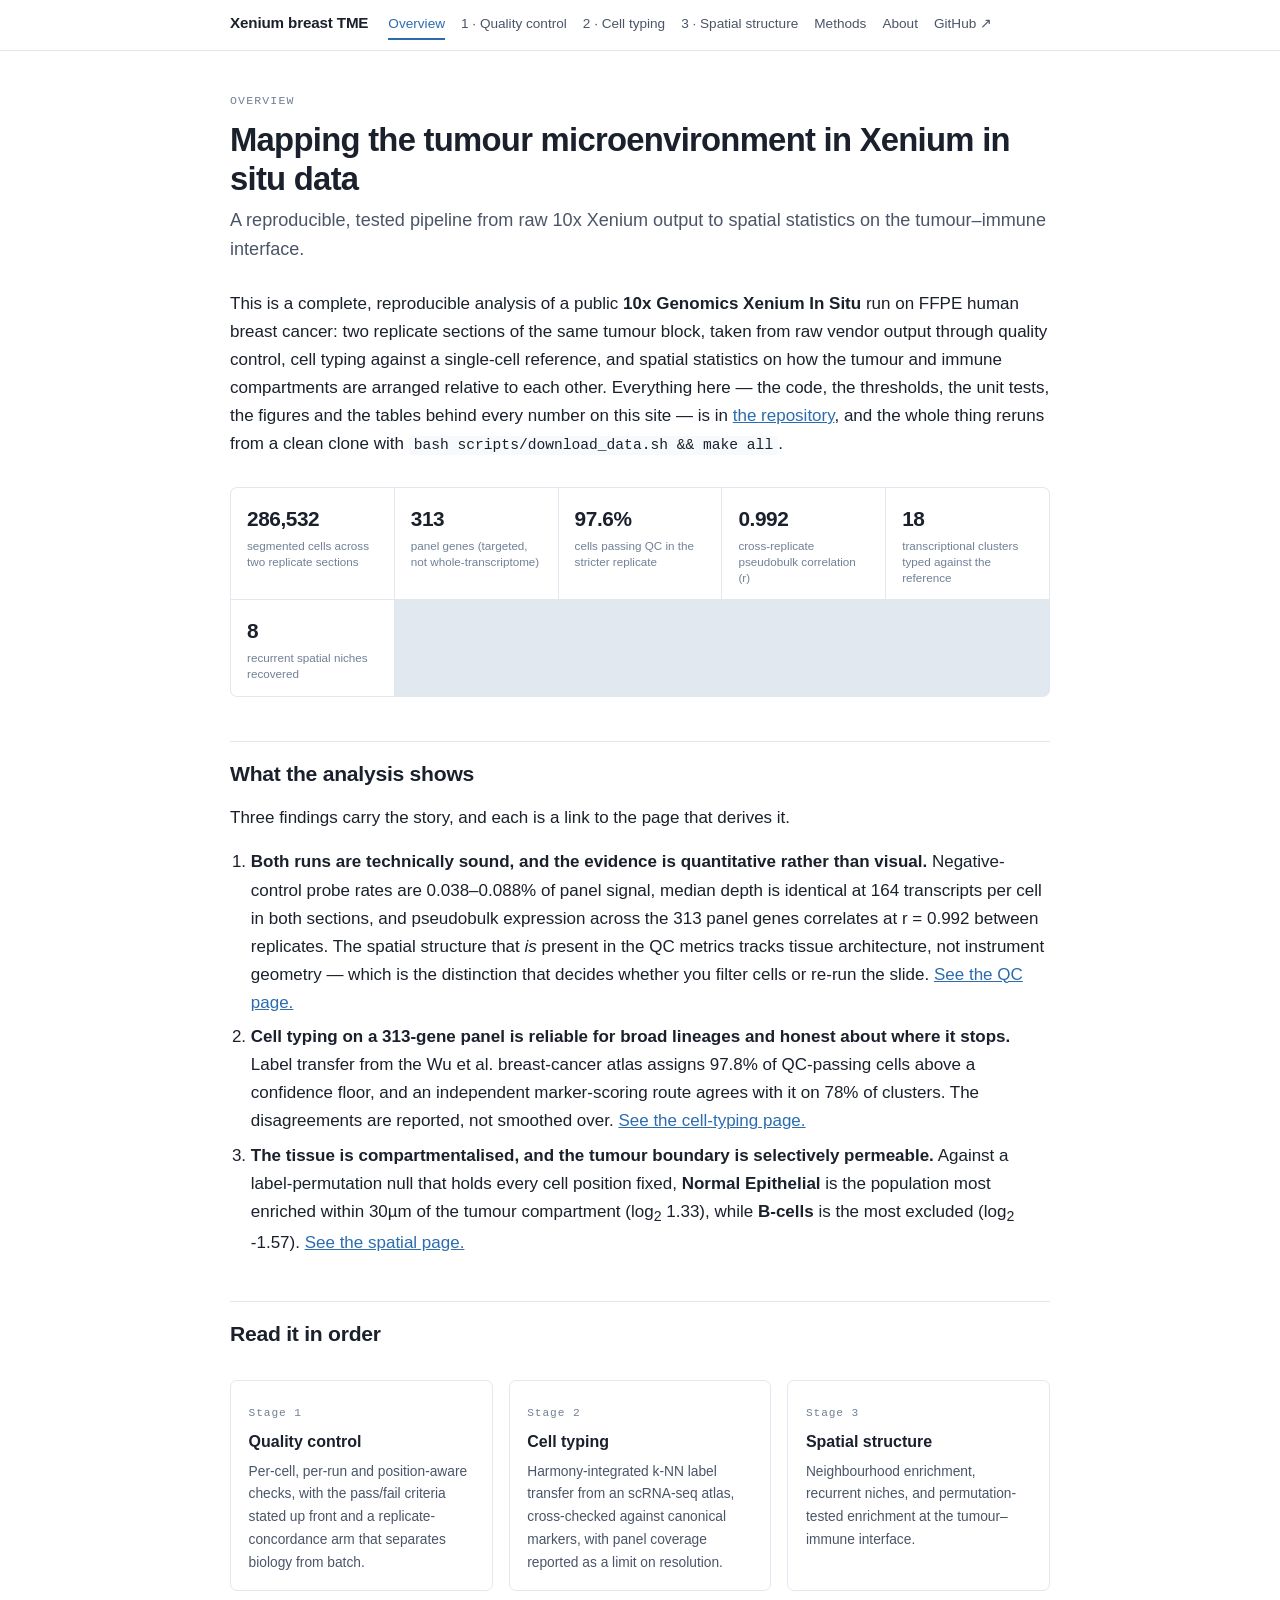
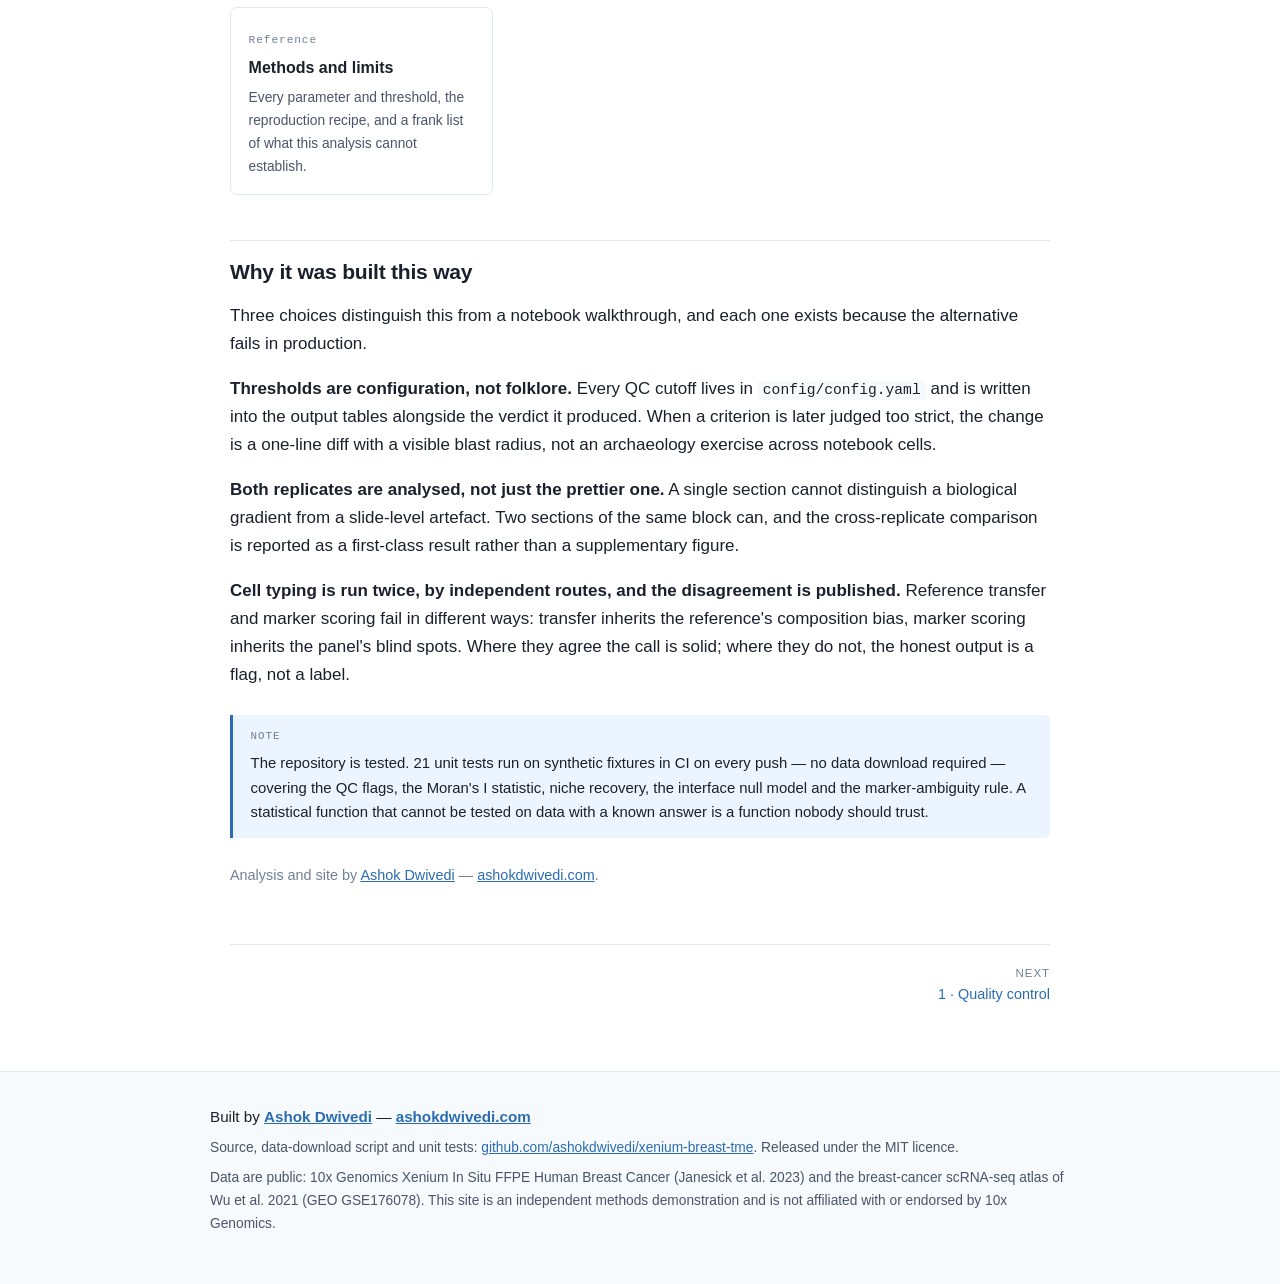
<file: docs/index.html>
<!DOCTYPE html>
<html lang="en">
<head>
<meta charset="utf-8">
<meta name="viewport" content="width=device-width, initial-scale=1">
<title>Mapping the tumour microenvironment in Xenium in situ data — Xenium breast TME</title>
<meta name="description" content="A reproducible, tested pipeline from raw 10x Xenium output to spatial statistics on the tumour–immune interface.">
<meta name="author" content="Ashok Dwivedi">
<meta property="og:title" content="Mapping the tumour microenvironment in Xenium in situ data">
<meta property="og:description" content="A reproducible, tested pipeline from raw 10x Xenium output to spatial statistics on the tumour–immune interface.">
<meta property="og:type" content="article">
<link rel="stylesheet" href="assets/style.css">
</head>
<body>
<header class="masthead">
  <div class="masthead-inner">
    <a class="masthead-title" href="index.html">Xenium breast TME</a>
    <nav class="site-nav">
        <a href="index.html" class="current">Overview</a>
        <a href="qc.html">1 · Quality control</a>
        <a href="celltypes.html">2 · Cell typing</a>
        <a href="spatial.html">3 · Spatial structure</a>
        <a href="methods.html">Methods</a>
        <a href="about.html">About</a>
        <a href="https://github.com/ashokdwivedi/xenium-breast-tme">GitHub ↗</a>
    </nav>
  </div>
</header>
<main>
<p class="kicker">Overview</p>
<h1>Mapping the tumour microenvironment in Xenium in situ data</h1>
<p class="lede">A reproducible, tested pipeline from raw 10x Xenium output to spatial statistics on the tumour–immune interface.</p>

<p>This is a complete, reproducible analysis of a public <b>10x Genomics Xenium In Situ</b>
run on FFPE human breast cancer: two replicate sections of the same tumour block, taken from
raw vendor output through quality control, cell typing against a single-cell reference, and
spatial statistics on how the tumour and immune compartments are arranged relative to each
other. Everything here — the code, the thresholds, the unit tests, the figures and the
tables behind every number on this site — is in
<a href="https://github.com/ashokdwivedi/xenium-breast-tme">the repository</a>, and the whole thing reruns from a clean clone with
<code>bash scripts/download_data.sh &amp;&amp; make all</code>.</p>

<div class="stats"><div class="stat"><span class="v">286,532</span><span class="k">segmented cells across two replicate sections</span></div><div class="stat"><span class="v">313</span><span class="k">panel genes (targeted, not whole-transcriptome)</span></div><div class="stat"><span class="v">97.6%</span><span class="k">cells passing QC in the stricter replicate</span></div><div class="stat"><span class="v">0.992</span><span class="k">cross-replicate pseudobulk correlation (r)</span></div><div class="stat"><span class="v">18</span><span class="k">transcriptional clusters typed against the reference</span></div><div class="stat"><span class="v">8</span><span class="k">recurrent spatial niches recovered</span></div></div>

<h2>What the analysis shows</h2>

<p>Three findings carry the story, and each is a link to the page that derives it.</p>

<ol>
<li><b>Both runs are technically sound, and the evidence is quantitative rather than
    visual.</b> Negative-control probe rates are
    0.038–0.088%
    of panel signal, median depth is identical at
    164 transcripts per cell in both sections, and
    pseudobulk expression across the 313 panel genes correlates at
    r&nbsp;=&nbsp;0.992 between replicates. The spatial
    structure that <em>is</em> present in the QC metrics tracks tissue architecture, not
    instrument geometry — which is the distinction that decides whether you filter cells
    or re-run the slide. <a href="qc.html">See the QC page.</a></li>

<li><b>Cell typing on a 313-gene panel is reliable for broad
    lineages and honest about where it stops.</b> Label transfer from the Wu&nbsp;et&nbsp;al.
    breast-cancer atlas assigns 97.8% of QC-passing cells above
    a confidence floor, and an independent marker-scoring route agrees with it on
    78% of clusters. The disagreements are reported,
    not smoothed over. <a href="celltypes.html">See the cell-typing page.</a></li>

<li><b>The tissue is compartmentalised, and the tumour boundary is selectively permeable.</b>
    Against a label-permutation null that holds every cell position fixed,
    <b>Normal Epithelial</b> is the population most enriched within
    30µm of the tumour compartment
    (log<sub>2</sub> 1.33), while <b>B-cells</b> is
    the most excluded (log<sub>2</sub> -1.57).
    <a href="spatial.html">See the spatial page.</a></li>
</ol>

<h2>Read it in order</h2>

<div class="cards"><a class="card" href="qc.html"><span class="n">Stage 1</span><h3>Quality control</h3><p>Per-cell, per-run and position-aware checks, with the pass/fail criteria stated up front and a replicate-concordance arm that separates biology from batch.</p></a><a class="card" href="celltypes.html"><span class="n">Stage 2</span><h3>Cell typing</h3><p>Harmony-integrated k-NN label transfer from an scRNA-seq atlas, cross-checked against canonical markers, with panel coverage reported as a limit on resolution.</p></a><a class="card" href="spatial.html"><span class="n">Stage 3</span><h3>Spatial structure</h3><p>Neighbourhood enrichment, recurrent niches, and permutation-tested enrichment at the tumour–immune interface.</p></a><a class="card" href="methods.html"><span class="n">Reference</span><h3>Methods and limits</h3><p>Every parameter and threshold, the reproduction recipe, and a frank list of what this analysis cannot establish.</p></a></div>

<h2>Why it was built this way</h2>

<p>Three choices distinguish this from a notebook walkthrough, and each one exists because
the alternative fails in production.</p>

<p><b>Thresholds are configuration, not folklore.</b> Every QC cutoff lives in
<code>config/config.yaml</code> and is written into the output tables alongside the verdict it
produced. When a criterion is later judged too strict, the change is a one-line diff with a
visible blast radius, not an archaeology exercise across notebook cells.</p>

<p><b>Both replicates are analysed, not just the prettier one.</b> A single section cannot
distinguish a biological gradient from a slide-level artefact. Two sections of the same block
can, and the cross-replicate comparison is reported as a first-class result rather than a
supplementary figure.</p>

<p><b>Cell typing is run twice, by independent routes, and the disagreement is published.</b>
Reference transfer and marker scoring fail in different ways: transfer inherits the reference's
composition bias, marker scoring inherits the panel's blind spots. Where they agree the call is
solid; where they do not, the honest output is a flag, not a label.</p>

<div class="note"><span class="label">Note</span><p>The repository is tested. 21 unit tests run on synthetic fixtures in
CI on every push — no data download required — covering the QC flags, the Moran's I
statistic, niche recovery, the interface null model and the marker-ambiguity rule. A
statistical function that cannot be tested on data with a known answer is a function nobody
should trust.</p></div>

<p style="color:var(--ink-faint);font-size:0.9rem">Analysis and site by
<a href="https://ashokdwivedi.com">Ashok Dwivedi</a> — <a href="https://ashokdwivedi.com">ashokdwivedi.com</a>.</p>

<div class="pager"><span></span><a href="qc.html" style="text-align:right"><span class="dir">Next</span>1 · Quality control</a></div>
</main>
<footer class="site-footer">
  <div class="footer-inner">
    <p class="author-line">Built by <a href="https://ashokdwivedi.com">Ashok Dwivedi</a> —
       <a href="https://ashokdwivedi.com">ashokdwivedi.com</a></p>
    <p>Source, data-download script and unit tests:
       <a href="https://github.com/ashokdwivedi/xenium-breast-tme">github.com/ashokdwivedi/xenium-breast-tme</a>. Released under the MIT licence.</p>
    <p>Data are public: 10x Genomics Xenium In Situ FFPE Human Breast Cancer (Janesick et al. 2023)
       and the breast-cancer scRNA-seq atlas of Wu et al. 2021 (GEO GSE176078). This site is an
       independent methods demonstration and is not affiliated with or endorsed by 10x Genomics.</p>
  </div>
</footer>
</body>
</html>
</file>
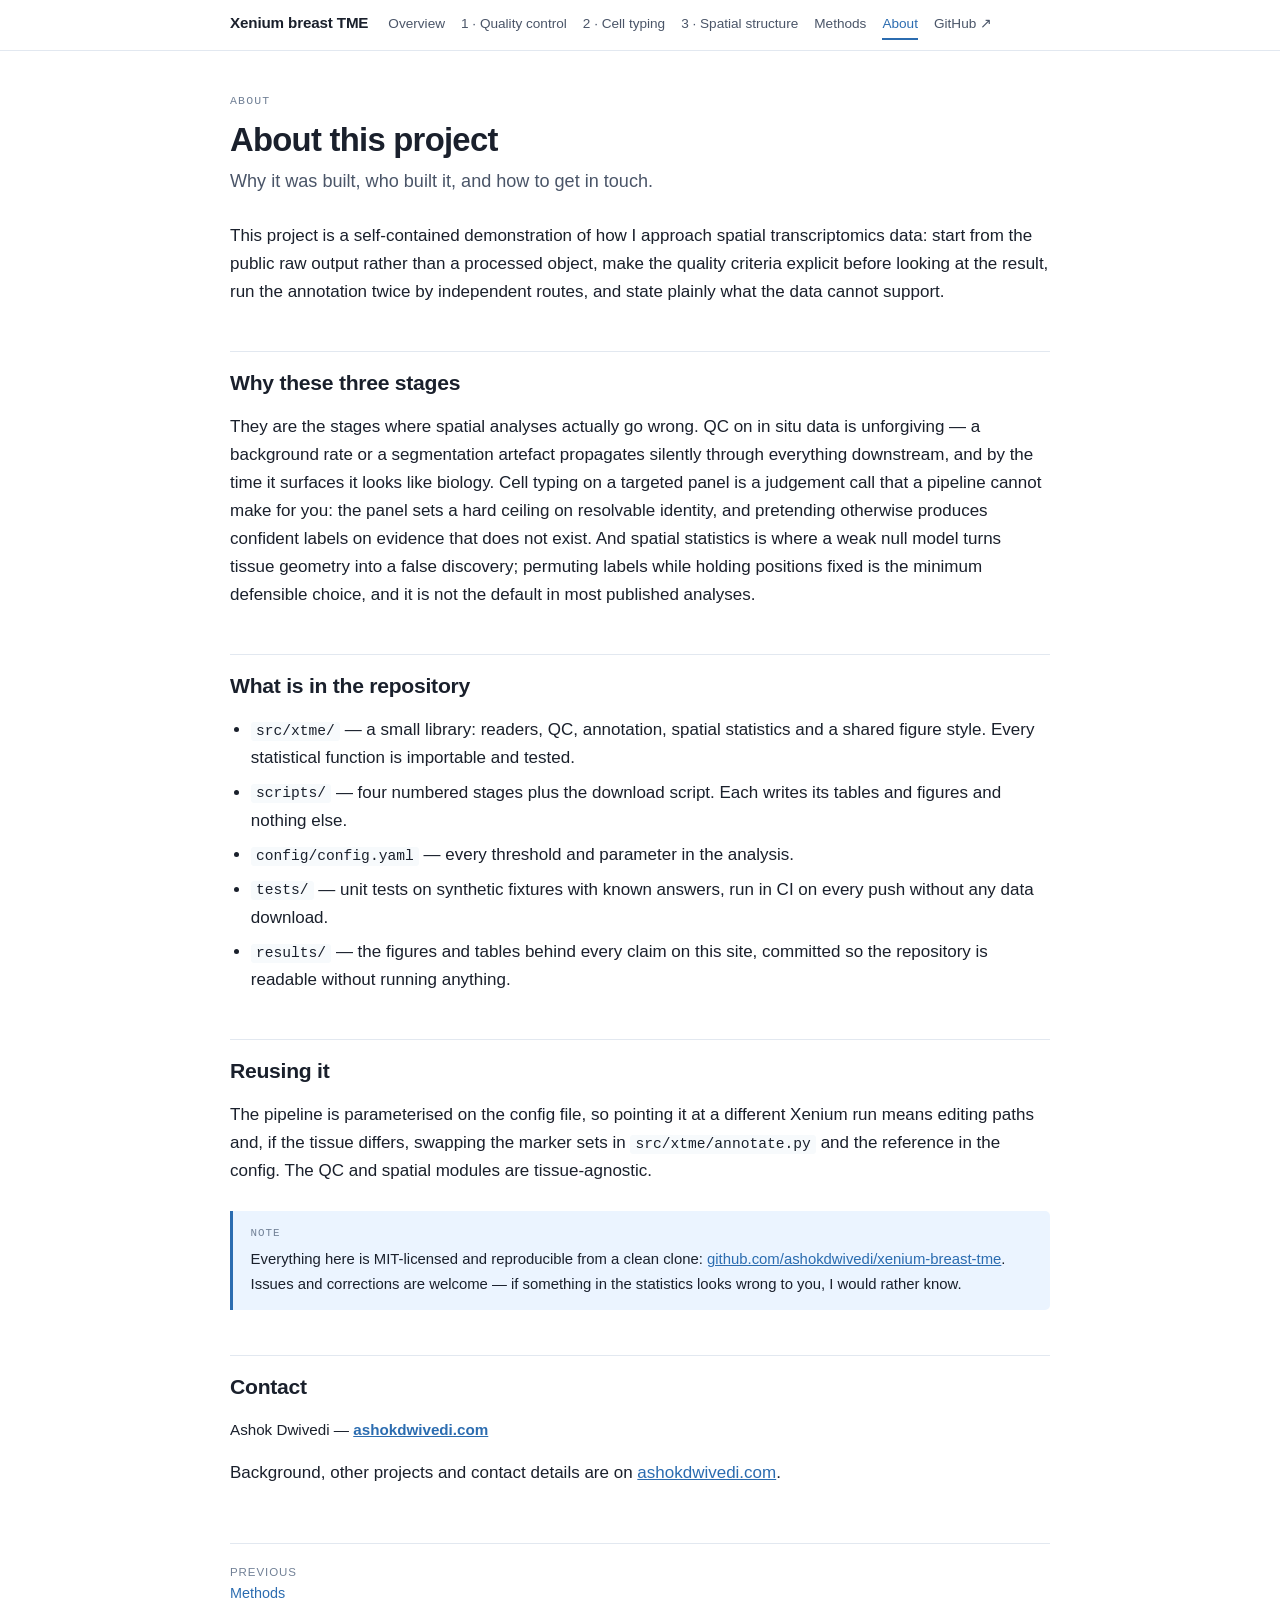
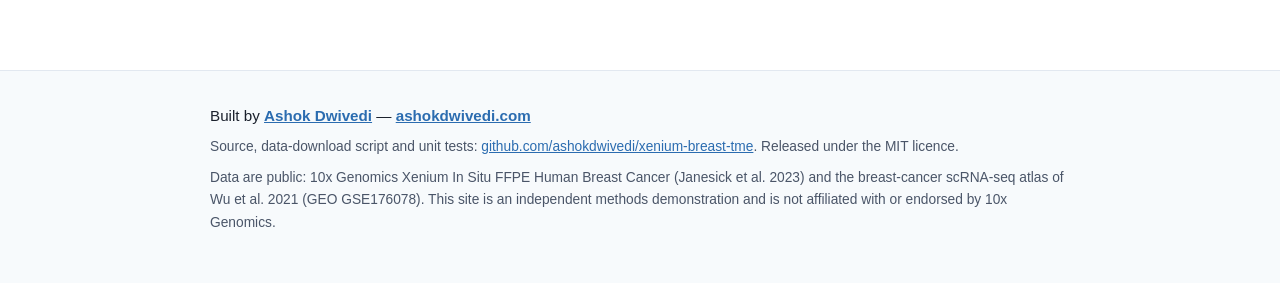
<file: docs/about.html>
<!DOCTYPE html>
<html lang="en">
<head>
<meta charset="utf-8">
<meta name="viewport" content="width=device-width, initial-scale=1">
<title>About this project — Xenium breast TME</title>
<meta name="description" content="Why it was built, who built it, and how to get in touch.">
<meta name="author" content="Ashok Dwivedi">
<meta property="og:title" content="About this project">
<meta property="og:description" content="Why it was built, who built it, and how to get in touch.">
<meta property="og:type" content="article">
<link rel="stylesheet" href="assets/style.css">
</head>
<body>
<header class="masthead">
  <div class="masthead-inner">
    <a class="masthead-title" href="index.html">Xenium breast TME</a>
    <nav class="site-nav">
        <a href="index.html">Overview</a>
        <a href="qc.html">1 · Quality control</a>
        <a href="celltypes.html">2 · Cell typing</a>
        <a href="spatial.html">3 · Spatial structure</a>
        <a href="methods.html">Methods</a>
        <a href="about.html" class="current">About</a>
        <a href="https://github.com/ashokdwivedi/xenium-breast-tme">GitHub ↗</a>
    </nav>
  </div>
</header>
<main>
<p class="kicker">About</p>
<h1>About this project</h1>
<p class="lede">Why it was built, who built it, and how to get in touch.</p>

<p>This project is a self-contained demonstration of how I approach spatial transcriptomics
data: start from the public raw output rather than a processed object, make the quality criteria
explicit before looking at the result, run the annotation twice by independent routes, and state
plainly what the data cannot support.</p>

<h2>Why these three stages</h2>

<p>They are the stages where spatial analyses actually go wrong. QC on in situ data is
unforgiving — a background rate or a segmentation artefact propagates silently through
everything downstream, and by the time it surfaces it looks like biology. Cell typing on a
targeted panel is a judgement call that a pipeline cannot make for you: the panel sets a hard
ceiling on resolvable identity, and pretending otherwise produces confident labels on evidence
that does not exist. And spatial statistics is where a weak null model turns tissue geometry
into a false discovery; permuting labels while holding positions fixed is the minimum defensible
choice, and it is not the default in most published analyses.</p>

<h2>What is in the repository</h2>

<ul>
<li><code>src/xtme/</code> — a small library: readers, QC, annotation, spatial statistics
and a shared figure style. Every statistical function is importable and tested.</li>
<li><code>scripts/</code> — four numbered stages plus the download script. Each writes its
tables and figures and nothing else.</li>
<li><code>config/config.yaml</code> — every threshold and parameter in the analysis.</li>
<li><code>tests/</code> — unit tests on synthetic fixtures with known answers, run in CI on
every push without any data download.</li>
<li><code>results/</code> — the figures and tables behind every claim on this site,
committed so the repository is readable without running anything.</li>
</ul>

<h2>Reusing it</h2>

<p>The pipeline is parameterised on the config file, so pointing it at a different Xenium run
means editing paths and, if the tissue differs, swapping the marker sets in
<code>src/xtme/annotate.py</code> and the reference in the config. The QC and spatial modules are
tissue-agnostic.</p>

<div class="note"><span class="label">Note</span><p>Everything here is MIT-licensed and reproducible from a clean clone:
<a href="https://github.com/ashokdwivedi/xenium-breast-tme">github.com/ashokdwivedi/xenium-breast-tme</a>. Issues and corrections are welcome —
if something in the statistics looks wrong to you, I would rather know.</p></div>

<h2>Contact</h2>

<p class="author-line">Ashok Dwivedi — <a href="https://ashokdwivedi.com">ashokdwivedi.com</a></p>
<p>Background, other projects and contact details are on
<a href="https://ashokdwivedi.com">ashokdwivedi.com</a>.</p>

<div class="pager"><a href="methods.html"><span class="dir">Previous</span>Methods</a><span></span></div>
</main>
<footer class="site-footer">
  <div class="footer-inner">
    <p class="author-line">Built by <a href="https://ashokdwivedi.com">Ashok Dwivedi</a> —
       <a href="https://ashokdwivedi.com">ashokdwivedi.com</a></p>
    <p>Source, data-download script and unit tests:
       <a href="https://github.com/ashokdwivedi/xenium-breast-tme">github.com/ashokdwivedi/xenium-breast-tme</a>. Released under the MIT licence.</p>
    <p>Data are public: 10x Genomics Xenium In Situ FFPE Human Breast Cancer (Janesick et al. 2023)
       and the breast-cancer scRNA-seq atlas of Wu et al. 2021 (GEO GSE176078). This site is an
       independent methods demonstration and is not affiliated with or endorsed by 10x Genomics.</p>
  </div>
</footer>
</body>
</html>
</file>
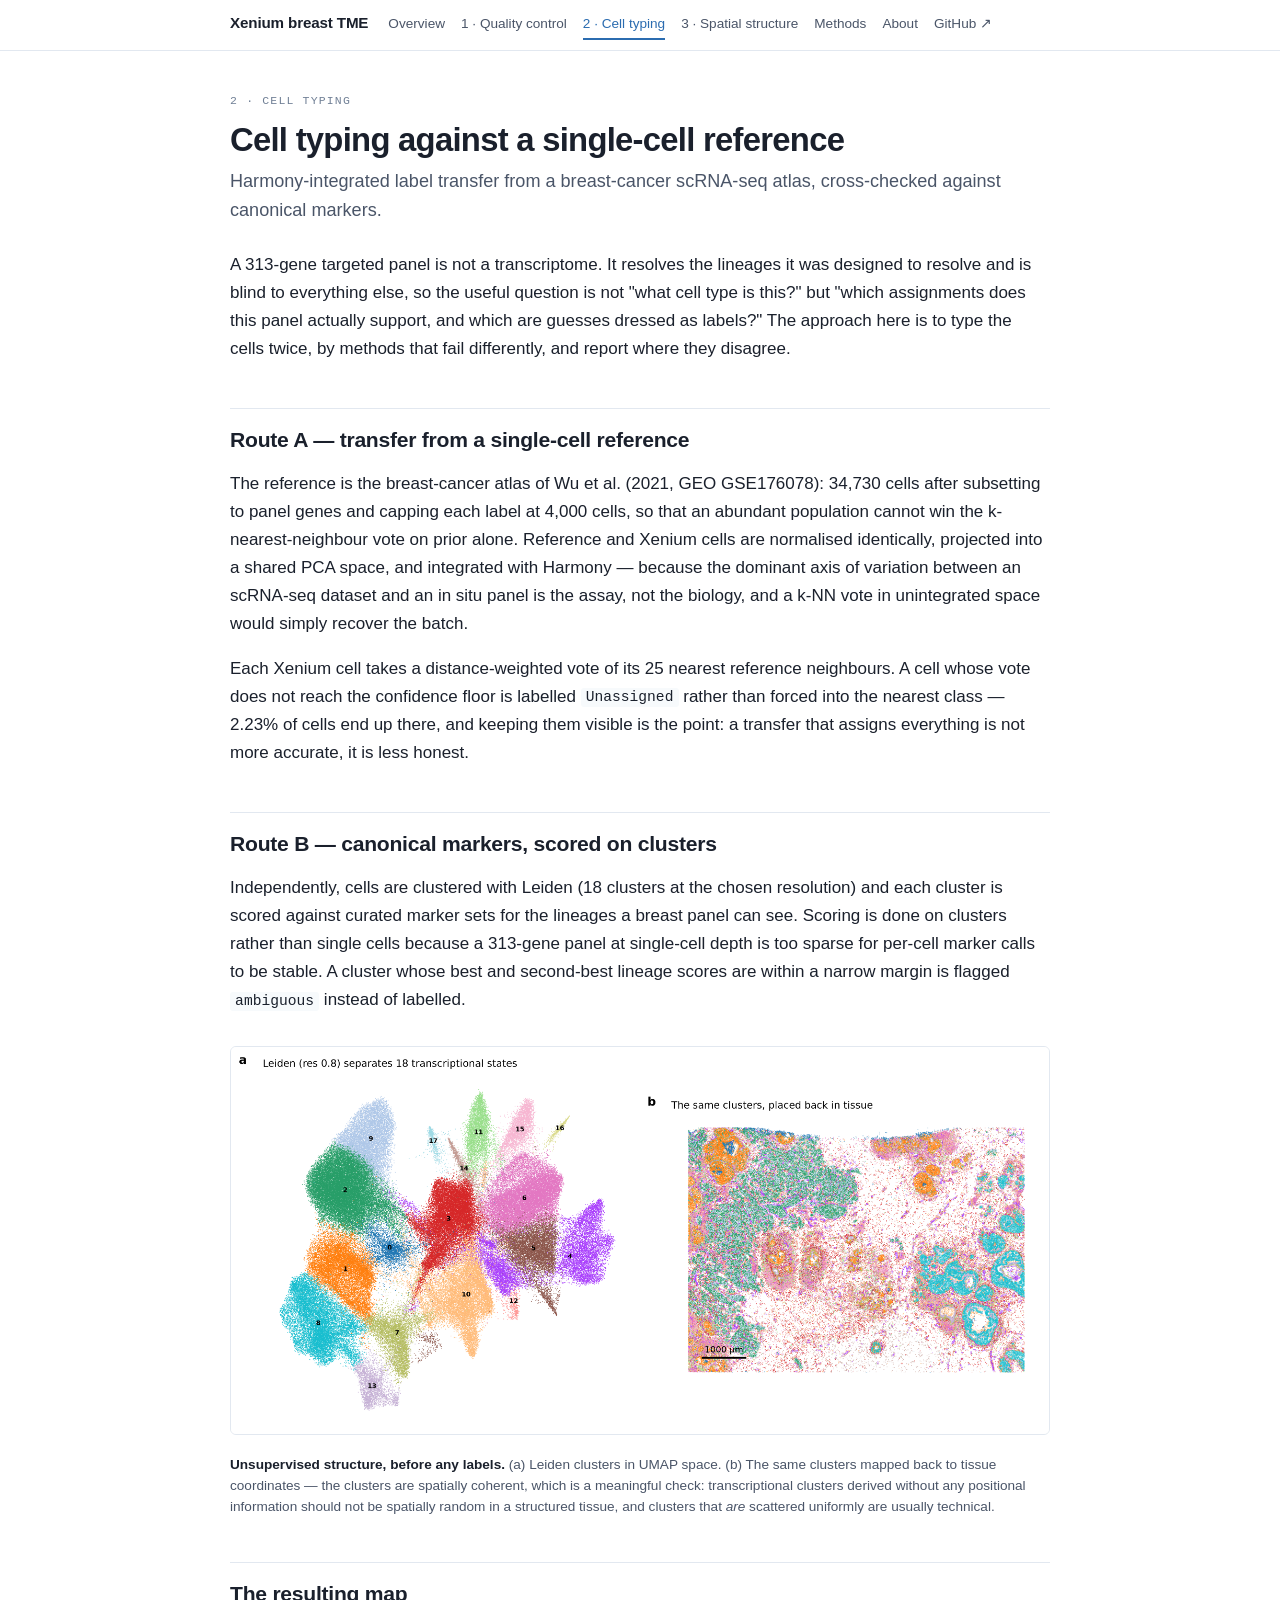
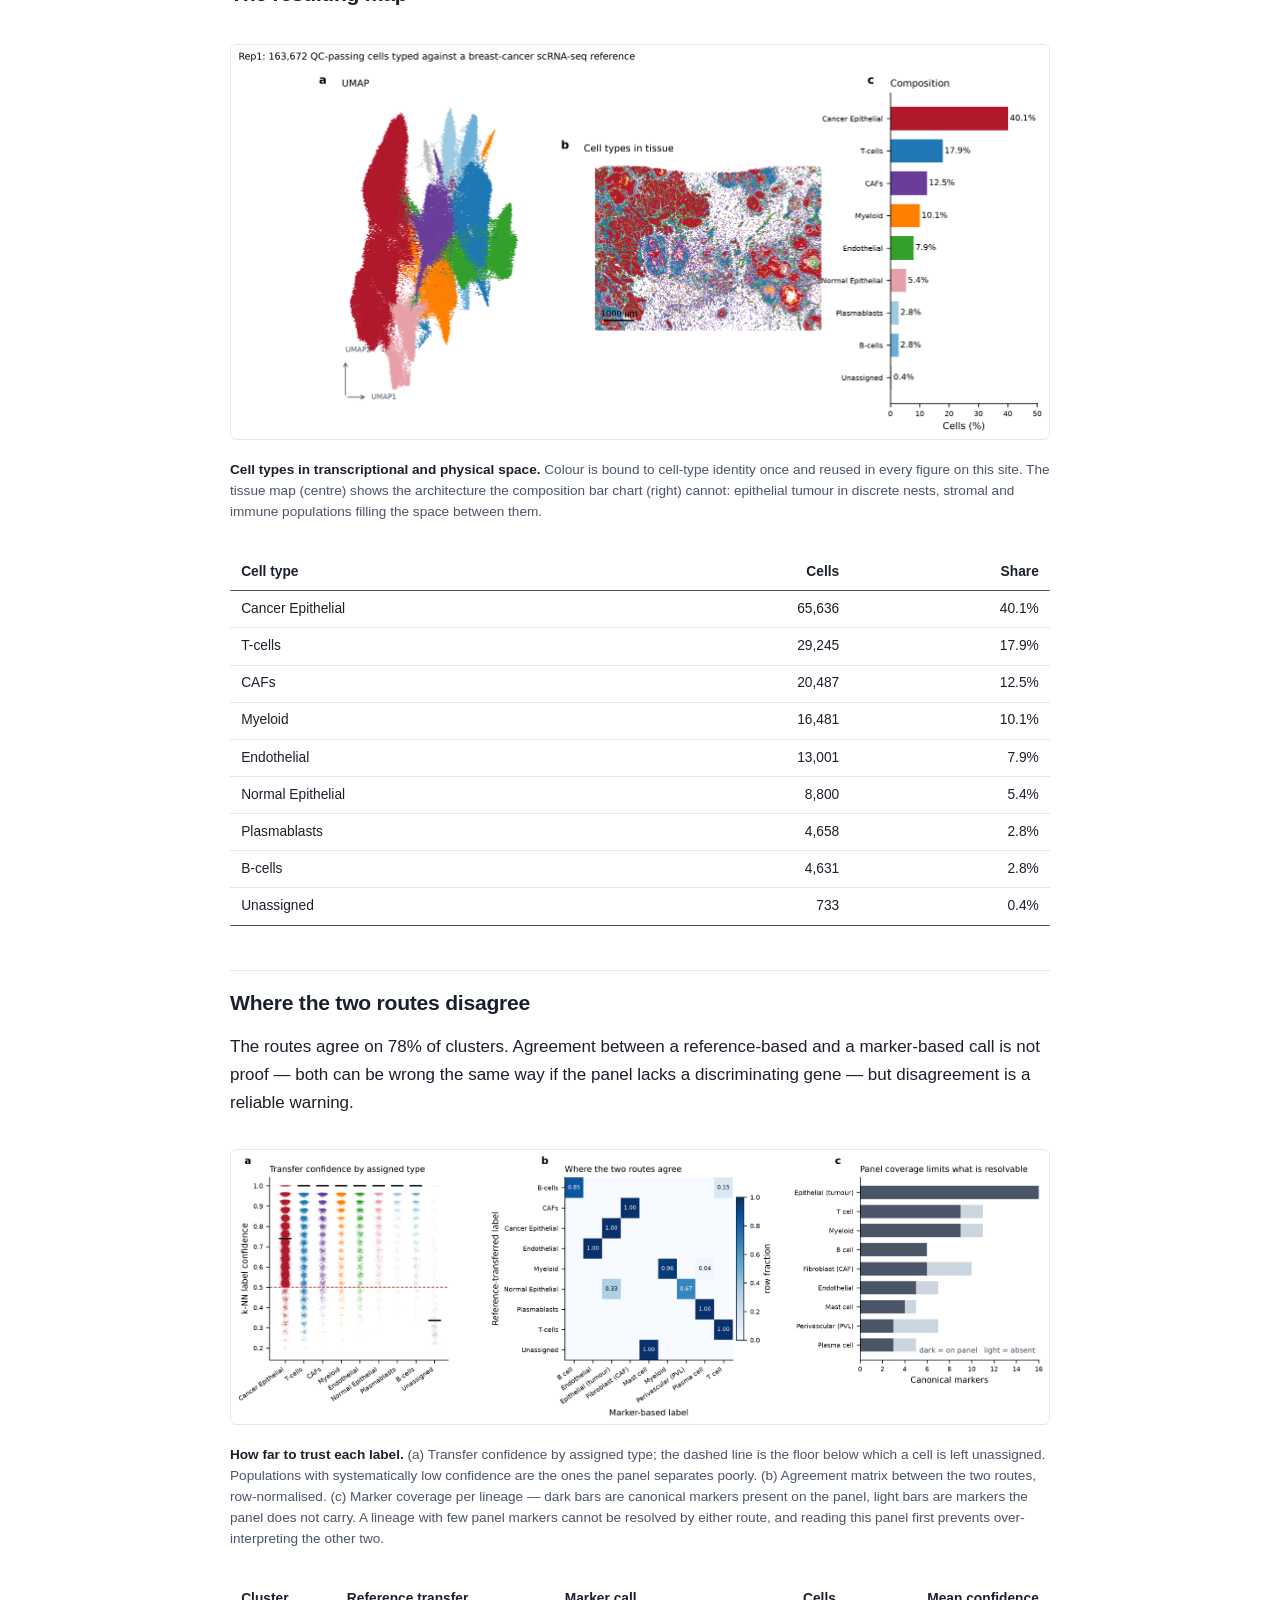
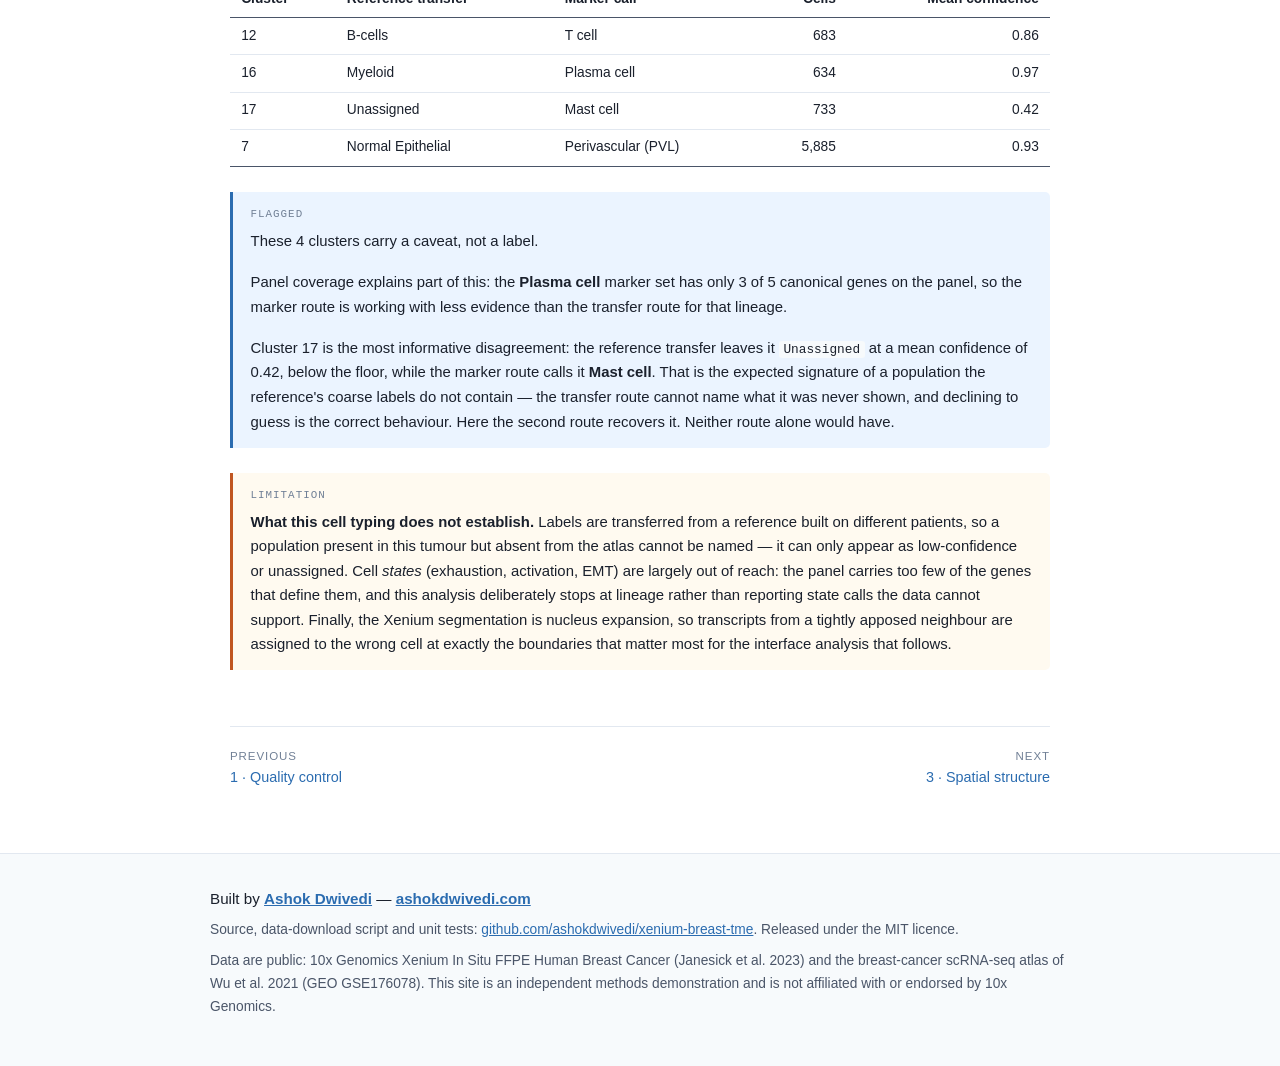
<file: docs/celltypes.html>
<!DOCTYPE html>
<html lang="en">
<head>
<meta charset="utf-8">
<meta name="viewport" content="width=device-width, initial-scale=1">
<title>Cell typing against a single-cell reference — Xenium breast TME</title>
<meta name="description" content="Harmony-integrated label transfer from a breast-cancer scRNA-seq atlas, cross-checked against canonical markers.">
<meta name="author" content="Ashok Dwivedi">
<meta property="og:title" content="Cell typing against a single-cell reference">
<meta property="og:description" content="Harmony-integrated label transfer from a breast-cancer scRNA-seq atlas, cross-checked against canonical markers.">
<meta property="og:type" content="article">
<link rel="stylesheet" href="assets/style.css">
</head>
<body>
<header class="masthead">
  <div class="masthead-inner">
    <a class="masthead-title" href="index.html">Xenium breast TME</a>
    <nav class="site-nav">
        <a href="index.html">Overview</a>
        <a href="qc.html">1 · Quality control</a>
        <a href="celltypes.html" class="current">2 · Cell typing</a>
        <a href="spatial.html">3 · Spatial structure</a>
        <a href="methods.html">Methods</a>
        <a href="about.html">About</a>
        <a href="https://github.com/ashokdwivedi/xenium-breast-tme">GitHub ↗</a>
    </nav>
  </div>
</header>
<main>
<p class="kicker">2 · Cell typing</p>
<h1>Cell typing against a single-cell reference</h1>
<p class="lede">Harmony-integrated label transfer from a breast-cancer scRNA-seq atlas, cross-checked against canonical markers.</p>

<p>A 313-gene targeted panel is not a transcriptome. It
resolves the lineages it was designed to resolve and is blind to everything else, so the useful
question is not "what cell type is this?" but "which assignments does this panel actually
support, and which are guesses dressed as labels?" The approach here is to type the cells twice,
by methods that fail differently, and report where they disagree.</p>

<h2>Route A — transfer from a single-cell reference</h2>

<p>The reference is the breast-cancer atlas of Wu&nbsp;et&nbsp;al. (2021, GEO GSE176078):
34,730 cells after subsetting to panel genes and capping each label at
4,000 cells, so that an abundant population cannot win the
k-nearest-neighbour vote on prior alone. Reference and Xenium cells are normalised identically,
projected into a shared PCA space, and integrated with Harmony — because the dominant axis
of variation between an scRNA-seq dataset and an in situ panel is the assay, not the biology,
and a k-NN vote in unintegrated space would simply recover the batch.</p>

<p>Each Xenium cell takes a distance-weighted vote of its
25 nearest reference neighbours. A cell whose vote does not reach the
confidence floor is labelled <code>Unassigned</code> rather than forced into the nearest class
— 2.23% of cells end up there, and keeping them visible is the
point: a transfer that assigns everything is not more accurate, it is less honest.</p>

<h2>Route B — canonical markers, scored on clusters</h2>

<p>Independently, cells are clustered with Leiden
(18 clusters at the chosen resolution) and each cluster is scored
against curated marker sets for the lineages a breast panel can see. Scoring is done on
clusters rather than single cells because a 313-gene panel
at single-cell depth is too sparse for per-cell marker calls to be stable. A cluster whose best
and second-best lineage scores are within a narrow margin is flagged <code>ambiguous</code>
instead of labelled.</p>

<figure>
<img src="assets/figures/fig04_umap_clusters.png" alt="UMAP of Leiden clusters beside the same clusters plotted in tissue coordinates" loading="lazy">
<figcaption><b>Unsupervised structure, before any labels.</b> (a) Leiden clusters in UMAP space. (b) The same clusters mapped back to tissue coordinates — the clusters are spatially coherent, which is a meaningful check: transcriptional clusters derived without any positional information should not be spatially random in a structured tissue, and clusters that <em>are</em> scattered uniformly are usually technical.</figcaption>
</figure>

<h2>The resulting map</h2>

<figure>
<img src="assets/figures/fig05_celltypes.png" alt="UMAP, tissue map and composition bar chart of annotated cell types" loading="lazy">
<figcaption><b>Cell types in transcriptional and physical space.</b> Colour is bound to cell-type identity once and reused in every figure on this site. The tissue map (centre) shows the architecture the composition bar chart (right) cannot: epithelial tumour in discrete nests, stromal and immune populations filling the space between them.</figcaption>
</figure>

<div class="table-wrap"><table><thead><tr><th>Cell type</th><th class="num">Cells</th><th class="num">Share</th></tr></thead><tbody><tr><td>Cancer Epithelial</td><td class="num">65,636</td><td class="num">40.1%</td></tr><tr><td>T-cells</td><td class="num">29,245</td><td class="num">17.9%</td></tr><tr><td>CAFs</td><td class="num">20,487</td><td class="num">12.5%</td></tr><tr><td>Myeloid</td><td class="num">16,481</td><td class="num">10.1%</td></tr><tr><td>Endothelial</td><td class="num">13,001</td><td class="num">7.9%</td></tr><tr><td>Normal Epithelial</td><td class="num">8,800</td><td class="num">5.4%</td></tr><tr><td>Plasmablasts</td><td class="num">4,658</td><td class="num">2.8%</td></tr><tr><td>B-cells</td><td class="num">4,631</td><td class="num">2.8%</td></tr><tr><td>Unassigned</td><td class="num">733</td><td class="num">0.4%</td></tr></tbody></table></div>

<h2>Where the two routes disagree</h2>

<p>The routes agree on 78% of clusters. Agreement
between a reference-based and a marker-based call is not proof — both can be wrong the same
way if the panel lacks a discriminating gene — but disagreement is a reliable warning.</p>

<figure>
<img src="assets/figures/fig06_annotation_quality.png" alt="Transfer confidence, route agreement matrix and marker coverage per lineage" loading="lazy">
<figcaption><b>How far to trust each label.</b> (a) Transfer confidence by assigned type; the dashed line is the floor below which a cell is left unassigned. Populations with systematically low confidence are the ones the panel separates poorly. (b) Agreement matrix between the two routes, row-normalised. (c) Marker coverage per lineage — dark bars are canonical markers present on the panel, light bars are markers the panel does not carry. A lineage with few panel markers cannot be resolved by either route, and reading this panel first prevents over-interpreting the other two.</figcaption>
</figure>

<div class="table-wrap"><table><thead><tr><th>Cluster</th><th>Reference transfer</th><th>Marker call</th><th class="num">Cells</th><th class="num">Mean confidence</th></tr></thead><tbody><tr><td>12</td><td>B-cells</td><td>T cell</td><td class="num">683</td><td class="num">0.86</td></tr><tr><td>16</td><td>Myeloid</td><td>Plasma cell</td><td class="num">634</td><td class="num">0.97</td></tr><tr><td>17</td><td>Unassigned</td><td>Mast cell</td><td class="num">733</td><td class="num">0.42</td></tr><tr><td>7</td><td>Normal Epithelial</td><td>Perivascular (PVL)</td><td class="num">5,885</td><td class="num">0.93</td></tr></tbody></table></div><div class="note"><span class="label">Flagged</span><p>These 4 clusters carry a caveat, not a label. <p>Panel coverage explains part of this: the <b>Plasma cell</b> marker set has only 3 of 5 canonical genes on the panel, so the marker route is working with less evidence than the transfer route for that lineage.</p></p><p>Cluster 17 is the most informative disagreement: the reference transfer leaves it <code>Unassigned</code> at a mean confidence of 0.42, below the floor, while the marker route calls it <b>Mast cell</b>. That is the expected signature of a population the reference's coarse labels do not contain — the transfer route cannot name what it was never shown, and declining to guess is the correct behaviour. Here the second route recovers it. Neither route alone would have.</p></div>

<div class="caveat"><span class="label">Limitation</span><p><b>What this cell typing does not establish.</b> Labels are transferred from a
reference built on different patients, so a population present in this tumour but absent from
the atlas cannot be named — it can only appear as low-confidence or unassigned. Cell
<em>states</em> (exhaustion, activation, EMT) are largely out of reach: the panel carries too few
of the genes that define them, and this analysis deliberately stops at lineage rather than
reporting state calls the data cannot support. Finally, the Xenium segmentation is nucleus
expansion, so transcripts from a tightly apposed neighbour are assigned to the wrong cell at
exactly the boundaries that matter most for the interface analysis that follows.</p></div>

<div class="pager"><a href="qc.html"><span class="dir">Previous</span>1 · Quality control</a><a href="spatial.html" style="text-align:right"><span class="dir">Next</span>3 · Spatial structure</a></div>
</main>
<footer class="site-footer">
  <div class="footer-inner">
    <p class="author-line">Built by <a href="https://ashokdwivedi.com">Ashok Dwivedi</a> —
       <a href="https://ashokdwivedi.com">ashokdwivedi.com</a></p>
    <p>Source, data-download script and unit tests:
       <a href="https://github.com/ashokdwivedi/xenium-breast-tme">github.com/ashokdwivedi/xenium-breast-tme</a>. Released under the MIT licence.</p>
    <p>Data are public: 10x Genomics Xenium In Situ FFPE Human Breast Cancer (Janesick et al. 2023)
       and the breast-cancer scRNA-seq atlas of Wu et al. 2021 (GEO GSE176078). This site is an
       independent methods demonstration and is not affiliated with or endorsed by 10x Genomics.</p>
  </div>
</footer>
</body>
</html>
</file>
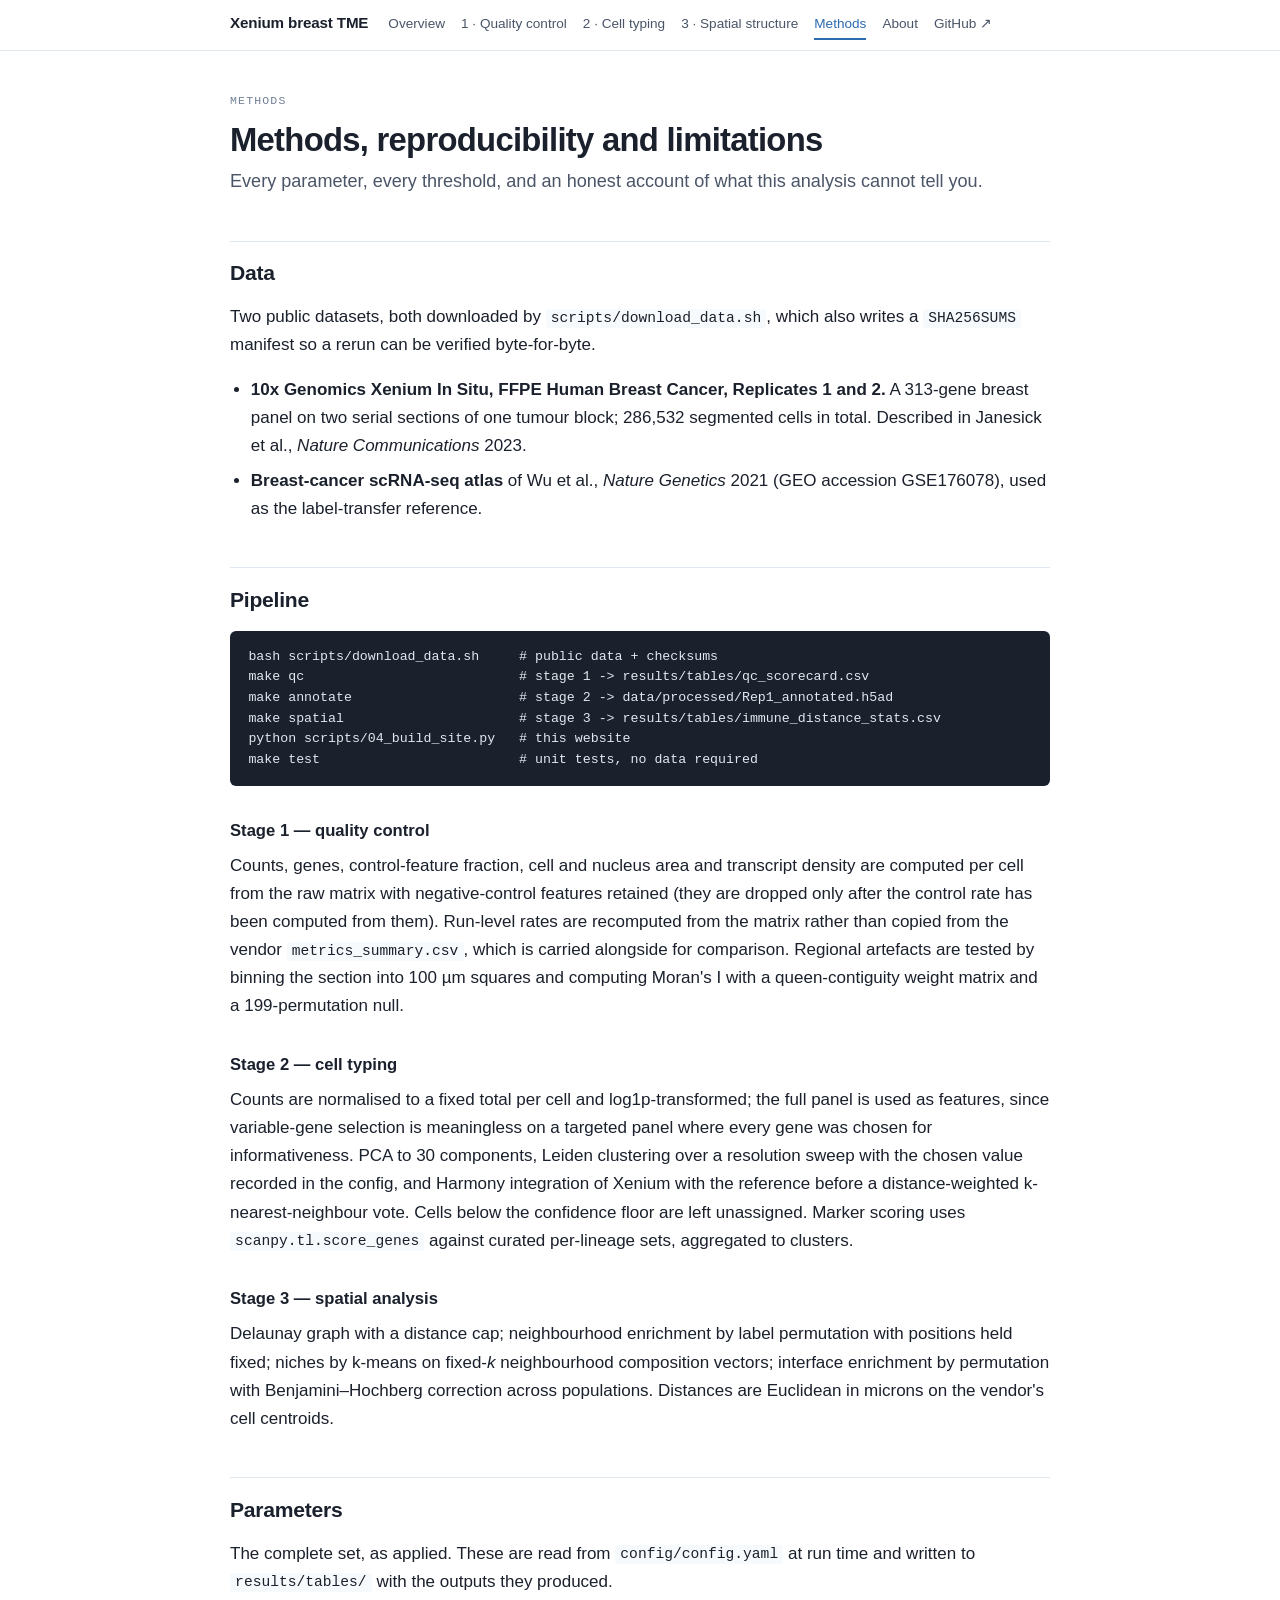
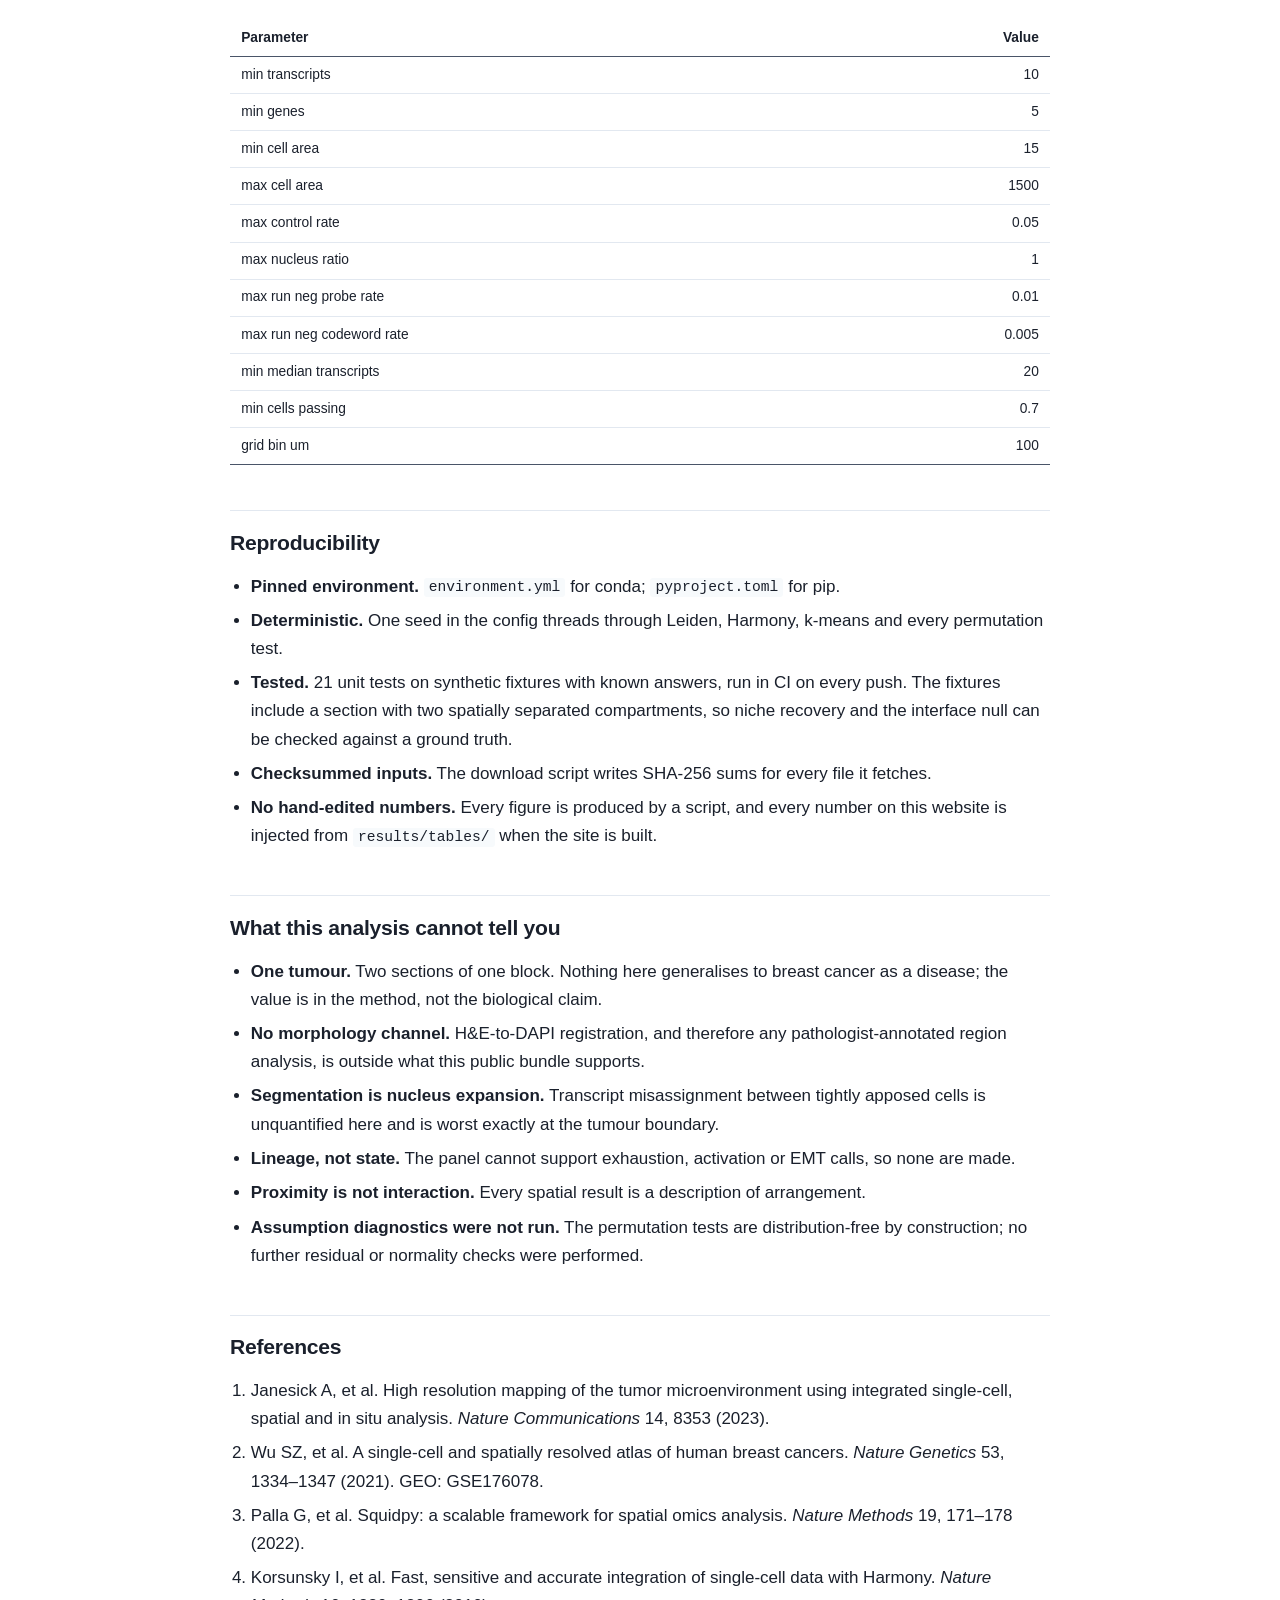
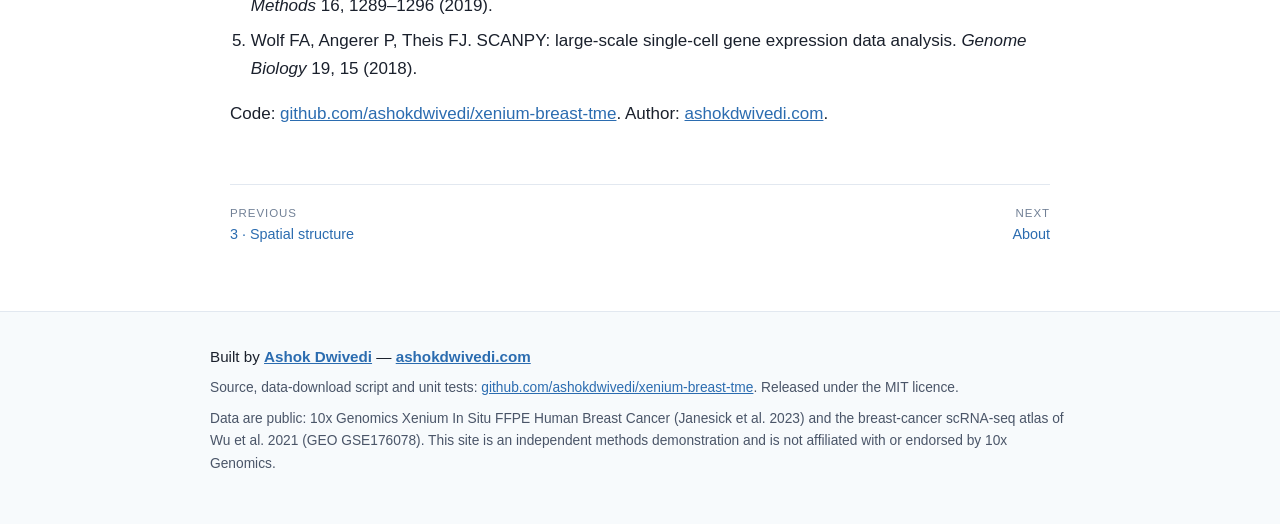
<file: docs/methods.html>
<!DOCTYPE html>
<html lang="en">
<head>
<meta charset="utf-8">
<meta name="viewport" content="width=device-width, initial-scale=1">
<title>Methods, reproducibility and limitations — Xenium breast TME</title>
<meta name="description" content="Every parameter, every threshold, and an honest account of what this analysis cannot tell you.">
<meta name="author" content="Ashok Dwivedi">
<meta property="og:title" content="Methods, reproducibility and limitations">
<meta property="og:description" content="Every parameter, every threshold, and an honest account of what this analysis cannot tell you.">
<meta property="og:type" content="article">
<link rel="stylesheet" href="assets/style.css">
</head>
<body>
<header class="masthead">
  <div class="masthead-inner">
    <a class="masthead-title" href="index.html">Xenium breast TME</a>
    <nav class="site-nav">
        <a href="index.html">Overview</a>
        <a href="qc.html">1 · Quality control</a>
        <a href="celltypes.html">2 · Cell typing</a>
        <a href="spatial.html">3 · Spatial structure</a>
        <a href="methods.html" class="current">Methods</a>
        <a href="about.html">About</a>
        <a href="https://github.com/ashokdwivedi/xenium-breast-tme">GitHub ↗</a>
    </nav>
  </div>
</header>
<main>
<p class="kicker">Methods</p>
<h1>Methods, reproducibility and limitations</h1>
<p class="lede">Every parameter, every threshold, and an honest account of what this analysis cannot tell you.</p>

<h2>Data</h2>
<p>Two public datasets, both downloaded by <code>scripts/download_data.sh</code>, which also
writes a <code>SHA256SUMS</code> manifest so a rerun can be verified byte-for-byte.</p>
<ul>
<li><b>10x Genomics Xenium In Situ, FFPE Human Breast Cancer, Replicates 1 and 2.</b> A
313-gene breast panel on two serial sections of one tumour
block; 286,532 segmented cells in total. Described in Janesick
et&nbsp;al., <i>Nature Communications</i> 2023.</li>
<li><b>Breast-cancer scRNA-seq atlas</b> of Wu et&nbsp;al., <i>Nature Genetics</i> 2021
(GEO accession GSE176078), used as the label-transfer reference.</li>
</ul>

<h2>Pipeline</h2>
<pre><code>bash scripts/download_data.sh     # public data + checksums
make qc                           # stage 1 -> results/tables/qc_scorecard.csv
make annotate                     # stage 2 -> data/processed/Rep1_annotated.h5ad
make spatial                      # stage 3 -> results/tables/immune_distance_stats.csv
python scripts/04_build_site.py   # this website
make test                         # unit tests, no data required</code></pre>

<h3>Stage 1 — quality control</h3>
<p>Counts, genes, control-feature fraction, cell and nucleus area and transcript density are
computed per cell from the raw matrix with negative-control features retained (they are dropped
only after the control rate has been computed from them). Run-level rates are recomputed from
the matrix rather than copied from the vendor <code>metrics_summary.csv</code>, which is carried
alongside for comparison. Regional artefacts are tested by binning the section into
100&nbsp;µm squares and computing Moran's I with a queen-contiguity
weight matrix and a 199-permutation null.</p>

<h3>Stage 2 — cell typing</h3>
<p>Counts are normalised to a fixed total per cell and log1p-transformed; the full panel is used
as features, since variable-gene selection is meaningless on a targeted panel where every gene
was chosen for informativeness. PCA to 30 components, Leiden
clustering over a resolution sweep with the chosen value recorded in the config, and Harmony
integration of Xenium with the reference before a distance-weighted k-nearest-neighbour vote.
Cells below the confidence floor are left unassigned. Marker scoring uses
<code>scanpy.tl.score_genes</code> against curated per-lineage sets, aggregated to clusters.</p>

<h3>Stage 3 — spatial analysis</h3>
<p>Delaunay graph with a distance cap; neighbourhood enrichment by label permutation with
positions held fixed; niches by k-means on fixed-<i>k</i> neighbourhood composition vectors;
interface enrichment by permutation with Benjamini–Hochberg correction across populations.
Distances are Euclidean in microns on the vendor's cell centroids.</p>

<h2>Parameters</h2>
<p>The complete set, as applied. These are read from <code>config/config.yaml</code> at run time
and written to <code>results/tables/</code> with the outputs they produced.</p>
<div class="table-wrap"><table><thead><tr><th>Parameter</th><th class="num">Value</th></tr></thead><tbody><tr><td>min transcripts</td><td class="num">10</td></tr><tr><td>min genes</td><td class="num">5</td></tr><tr><td>min cell area</td><td class="num">15</td></tr><tr><td>max cell area</td><td class="num">1500</td></tr><tr><td>max control rate</td><td class="num">0.05</td></tr><tr><td>max nucleus ratio</td><td class="num">1</td></tr><tr><td>max run neg probe rate</td><td class="num">0.01</td></tr><tr><td>max run neg codeword rate</td><td class="num">0.005</td></tr><tr><td>min median transcripts</td><td class="num">20</td></tr><tr><td>min cells passing</td><td class="num">0.7</td></tr><tr><td>grid bin um</td><td class="num">100</td></tr></tbody></table></div>

<h2>Reproducibility</h2>
<ul>
<li><b>Pinned environment.</b> <code>environment.yml</code> for conda;
<code>pyproject.toml</code> for pip.</li>
<li><b>Deterministic.</b> One seed in the config threads through Leiden, Harmony, k-means and
every permutation test.</li>
<li><b>Tested.</b> 21 unit tests on synthetic fixtures with known answers, run in CI
on every push. The fixtures include a section with two spatially separated compartments, so
niche recovery and the interface null can be checked against a ground truth.</li>
<li><b>Checksummed inputs.</b> The download script writes SHA-256 sums for every file it
fetches.</li>
<li><b>No hand-edited numbers.</b> Every figure is produced by a script, and every number on
this website is injected from <code>results/tables/</code> when the site is built.</li>
</ul>

<h2>What this analysis cannot tell you</h2>
<ul>
<li><b>One tumour.</b> Two sections of one block. Nothing here generalises to breast cancer as a
disease; the value is in the method, not the biological claim.</li>
<li><b>No morphology channel.</b> H&amp;E-to-DAPI registration, and therefore any
pathologist-annotated region analysis, is outside what this public bundle supports.</li>
<li><b>Segmentation is nucleus expansion.</b> Transcript misassignment between tightly apposed
cells is unquantified here and is worst exactly at the tumour boundary.</li>
<li><b>Lineage, not state.</b> The panel cannot support exhaustion, activation or EMT calls, so
none are made.</li>
<li><b>Proximity is not interaction.</b> Every spatial result is a description of arrangement.</li>
<li><b>Assumption diagnostics were not run.</b> The permutation tests are distribution-free by
construction; no further residual or normality checks were performed.</li>
</ul>

<h2>References</h2>
<ol>
<li>Janesick A, et&nbsp;al. High resolution mapping of the tumor microenvironment using
integrated single-cell, spatial and in situ analysis. <i>Nature Communications</i> 14, 8353
(2023).</li>
<li>Wu SZ, et&nbsp;al. A single-cell and spatially resolved atlas of human breast cancers.
<i>Nature Genetics</i> 53, 1334–1347 (2021). GEO: GSE176078.</li>
<li>Palla G, et&nbsp;al. Squidpy: a scalable framework for spatial omics analysis.
<i>Nature Methods</i> 19, 171–178 (2022).</li>
<li>Korsunsky I, et&nbsp;al. Fast, sensitive and accurate integration of single-cell data with
Harmony. <i>Nature Methods</i> 16, 1289–1296 (2019).</li>
<li>Wolf FA, Angerer P, Theis FJ. SCANPY: large-scale single-cell gene expression data analysis.
<i>Genome Biology</i> 19, 15 (2018).</li>
</ol>

<p>Code: <a href="https://github.com/ashokdwivedi/xenium-breast-tme">github.com/ashokdwivedi/xenium-breast-tme</a>. Author:
<a href="https://ashokdwivedi.com">ashokdwivedi.com</a>.</p>

<div class="pager"><a href="spatial.html"><span class="dir">Previous</span>3 · Spatial structure</a><a href="about.html" style="text-align:right"><span class="dir">Next</span>About</a></div>
</main>
<footer class="site-footer">
  <div class="footer-inner">
    <p class="author-line">Built by <a href="https://ashokdwivedi.com">Ashok Dwivedi</a> —
       <a href="https://ashokdwivedi.com">ashokdwivedi.com</a></p>
    <p>Source, data-download script and unit tests:
       <a href="https://github.com/ashokdwivedi/xenium-breast-tme">github.com/ashokdwivedi/xenium-breast-tme</a>. Released under the MIT licence.</p>
    <p>Data are public: 10x Genomics Xenium In Situ FFPE Human Breast Cancer (Janesick et al. 2023)
       and the breast-cancer scRNA-seq atlas of Wu et al. 2021 (GEO GSE176078). This site is an
       independent methods demonstration and is not affiliated with or endorsed by 10x Genomics.</p>
  </div>
</footer>
</body>
</html>
</file>
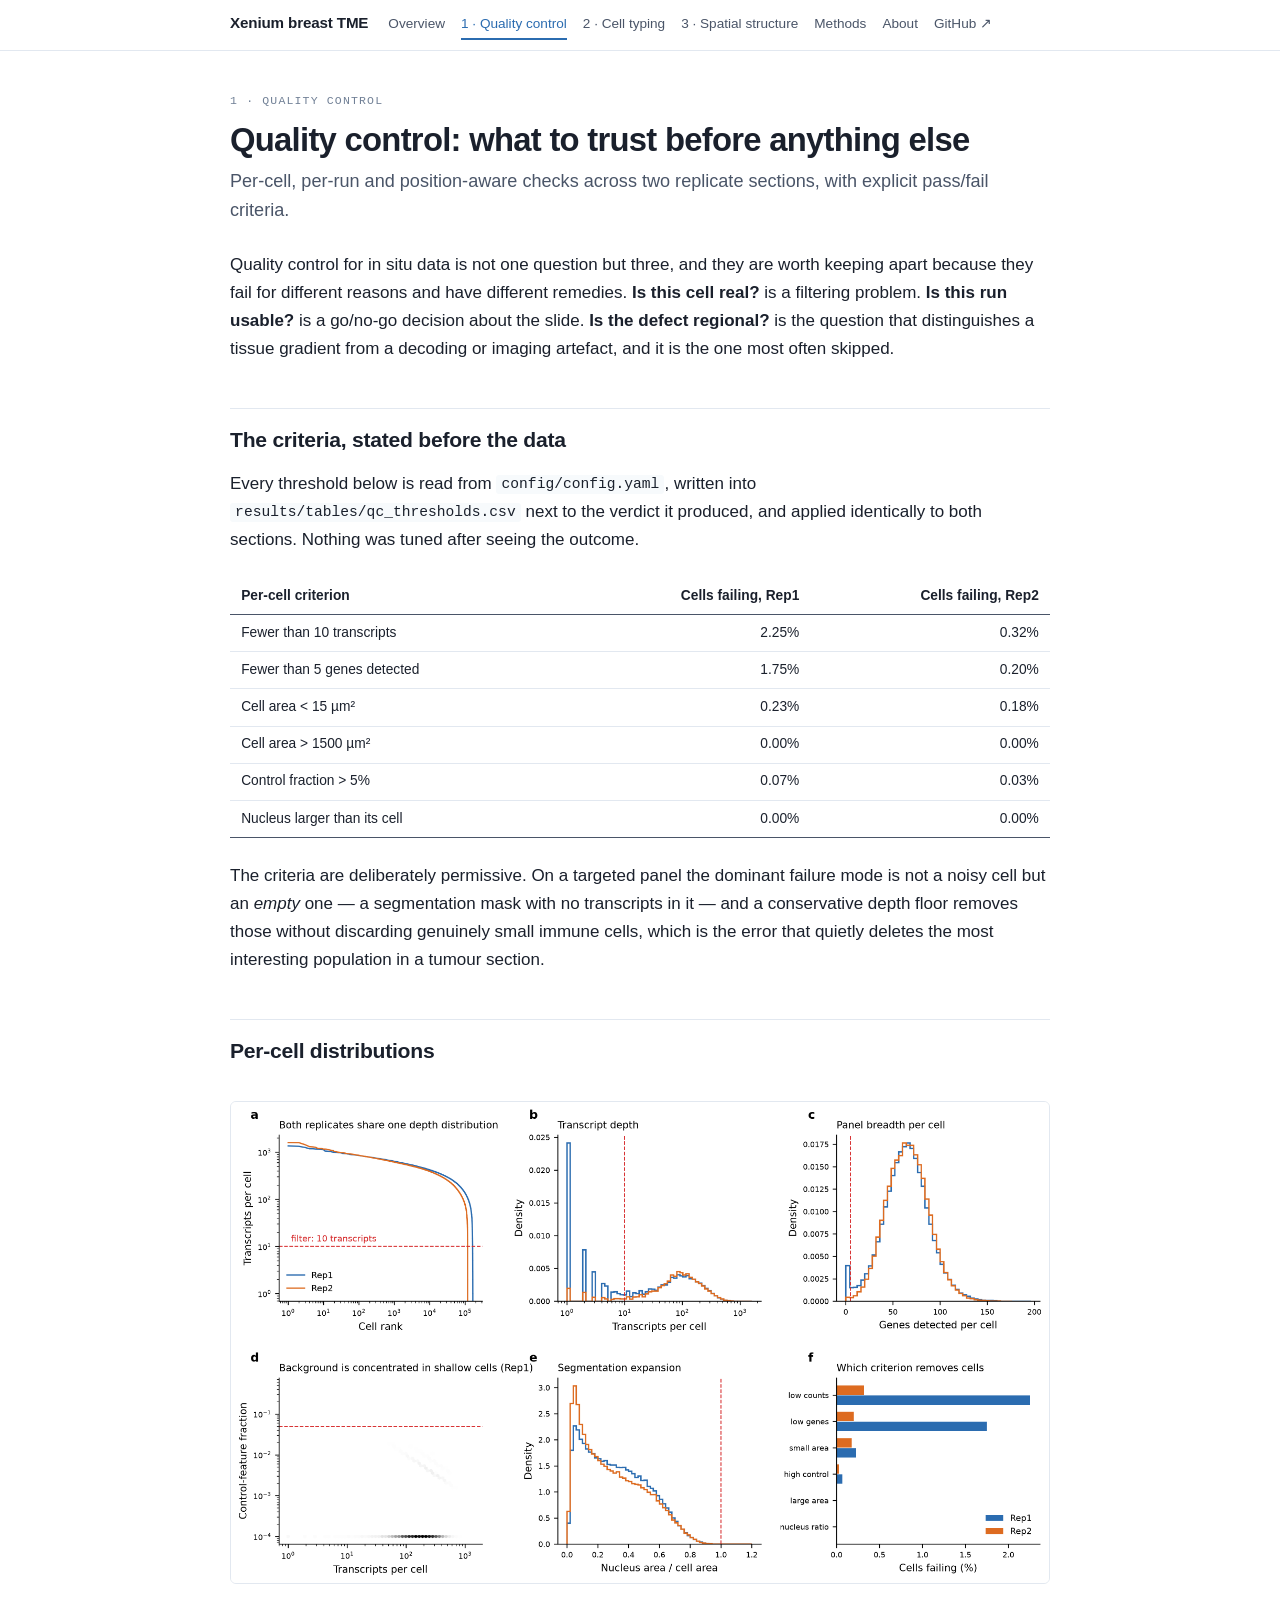
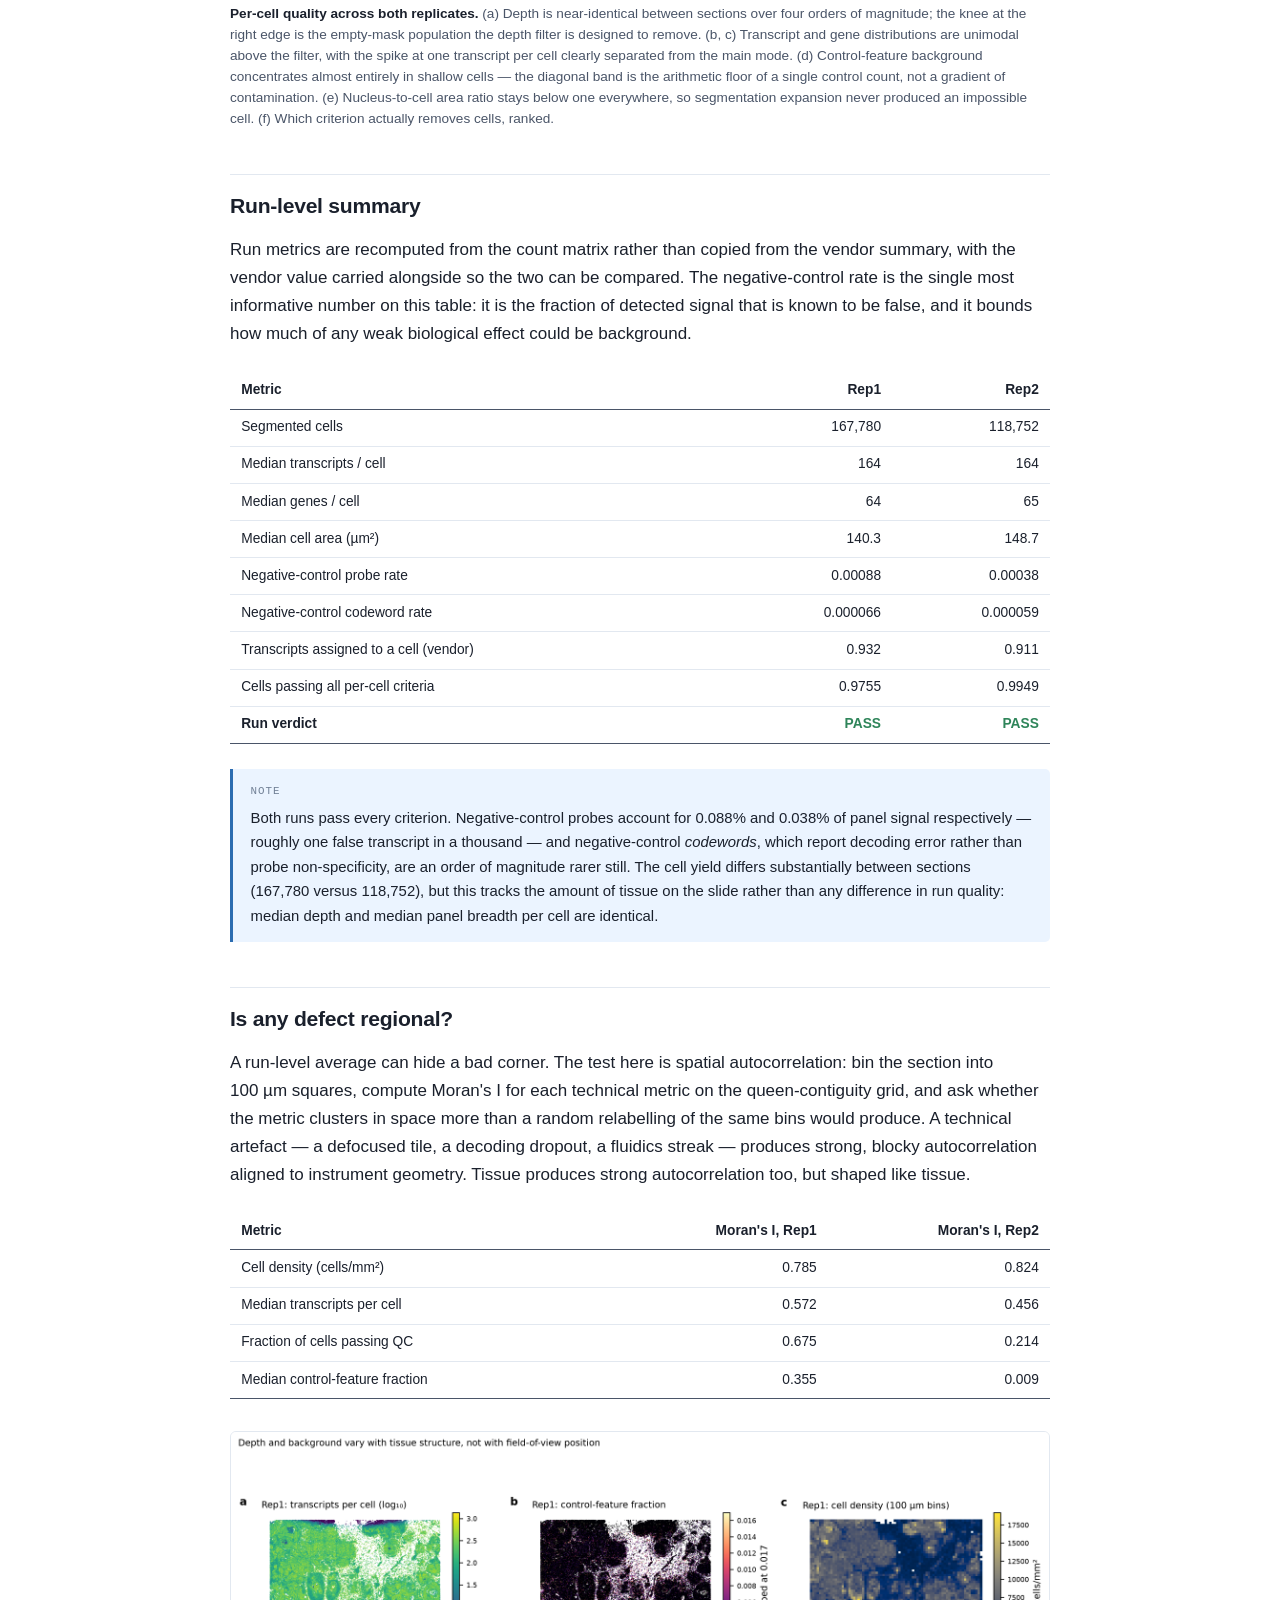
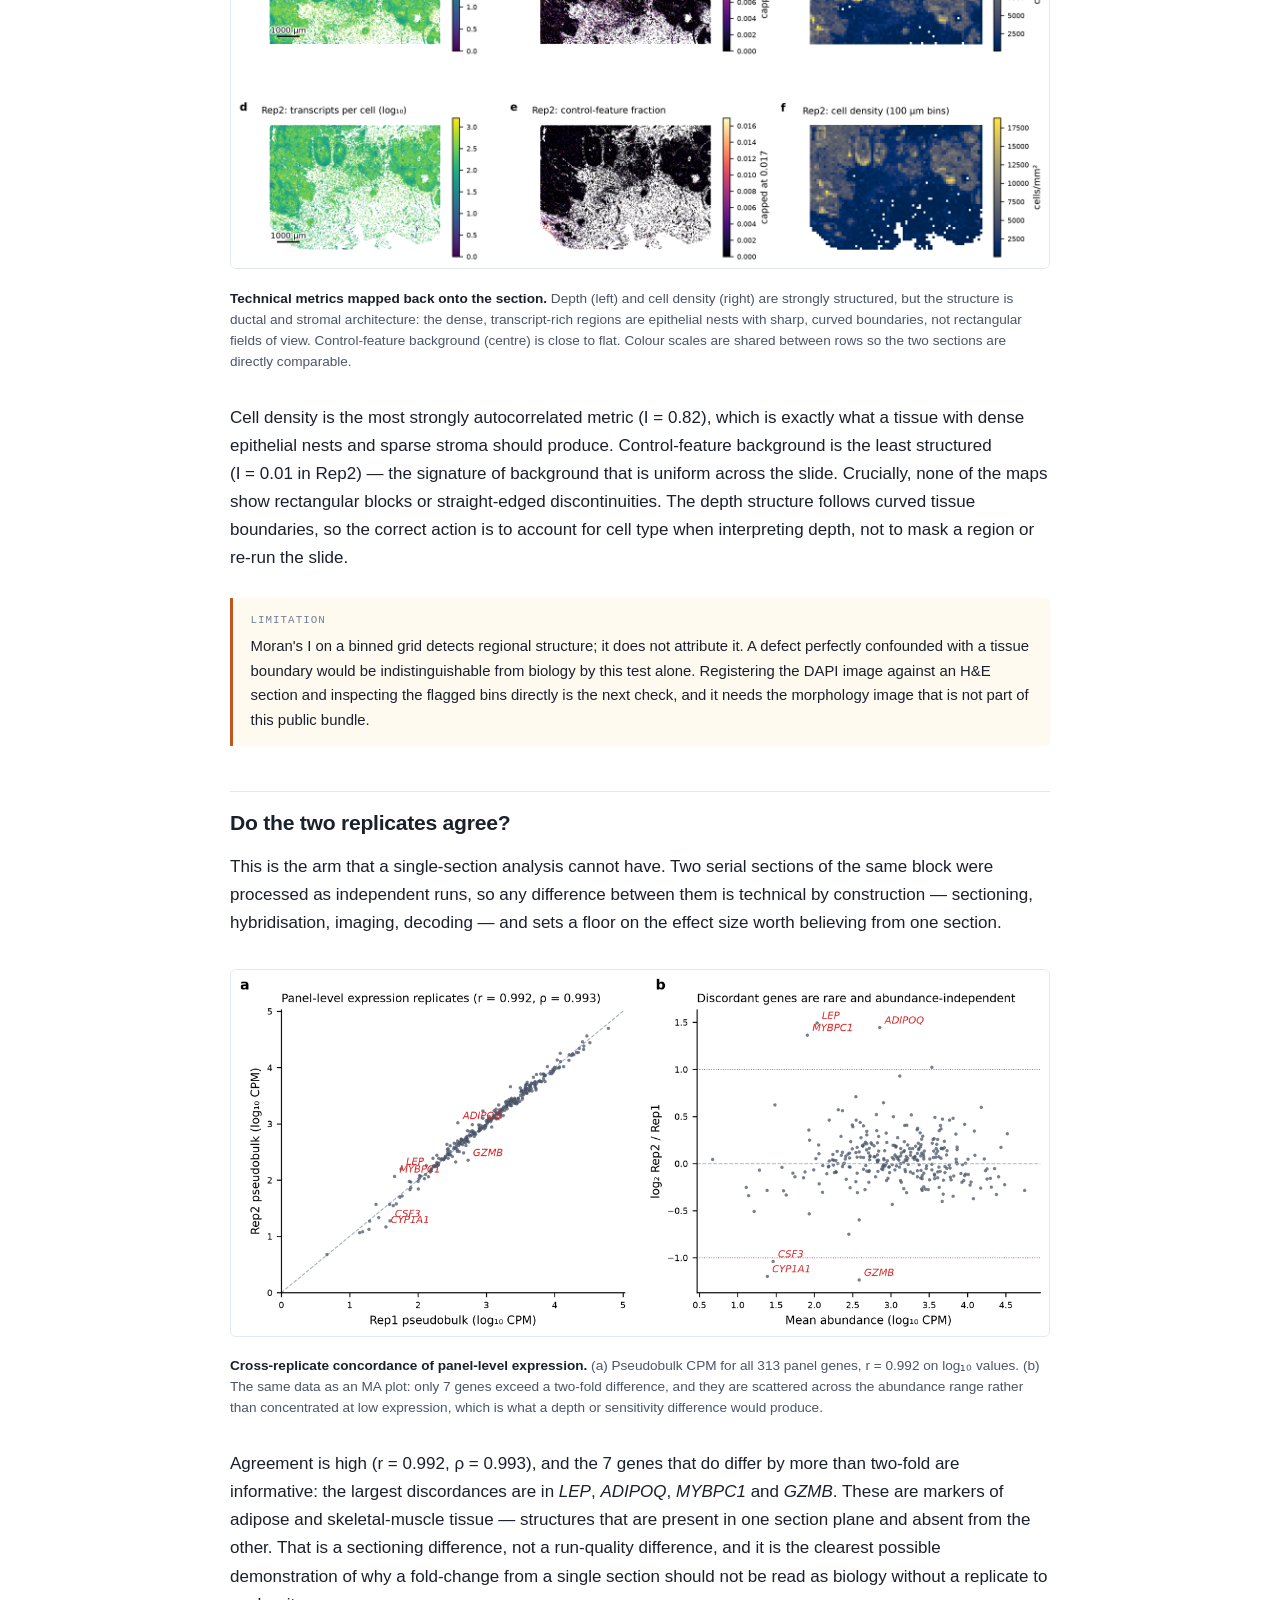
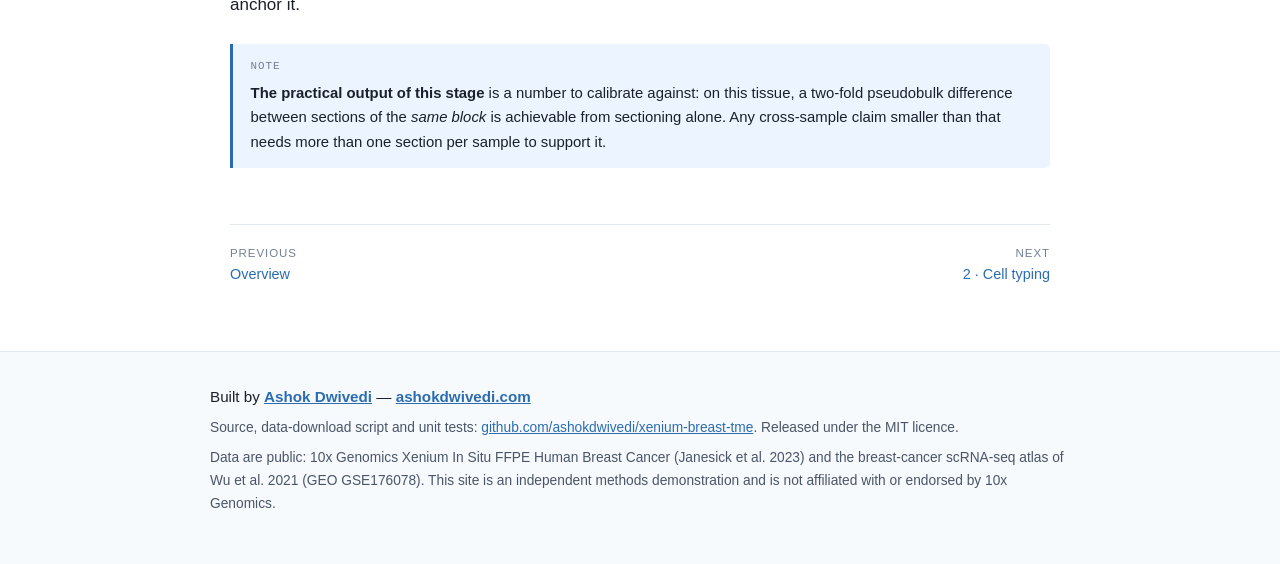
<file: docs/qc.html>
<!DOCTYPE html>
<html lang="en">
<head>
<meta charset="utf-8">
<meta name="viewport" content="width=device-width, initial-scale=1">
<title>Quality control: what to trust before anything else — Xenium breast TME</title>
<meta name="description" content="Per-cell, per-run and position-aware checks across two replicate sections, with explicit pass/fail criteria.">
<meta name="author" content="Ashok Dwivedi">
<meta property="og:title" content="Quality control: what to trust before anything else">
<meta property="og:description" content="Per-cell, per-run and position-aware checks across two replicate sections, with explicit pass/fail criteria.">
<meta property="og:type" content="article">
<link rel="stylesheet" href="assets/style.css">
</head>
<body>
<header class="masthead">
  <div class="masthead-inner">
    <a class="masthead-title" href="index.html">Xenium breast TME</a>
    <nav class="site-nav">
        <a href="index.html">Overview</a>
        <a href="qc.html" class="current">1 · Quality control</a>
        <a href="celltypes.html">2 · Cell typing</a>
        <a href="spatial.html">3 · Spatial structure</a>
        <a href="methods.html">Methods</a>
        <a href="about.html">About</a>
        <a href="https://github.com/ashokdwivedi/xenium-breast-tme">GitHub ↗</a>
    </nav>
  </div>
</header>
<main>
<p class="kicker">1 · Quality control</p>
<h1>Quality control: what to trust before anything else</h1>
<p class="lede">Per-cell, per-run and position-aware checks across two replicate sections, with explicit pass/fail criteria.</p>

<p>Quality control for in situ data is not one question but three, and they are worth keeping
apart because they fail for different reasons and have different remedies. <b>Is this cell
real?</b> is a filtering problem. <b>Is this run usable?</b> is a go/no-go decision about the
slide. <b>Is the defect regional?</b> is the question that distinguishes a tissue gradient from
a decoding or imaging artefact, and it is the one most often skipped.</p>

<h2>The criteria, stated before the data</h2>

<p>Every threshold below is read from <code>config/config.yaml</code>, written into
<code>results/tables/qc_thresholds.csv</code> next to the verdict it produced, and applied
identically to both sections. Nothing was tuned after seeing the outcome.</p>

<div class="table-wrap"><table><thead><tr><th>Per-cell criterion</th><th class="num">Cells failing, Rep1</th><th class="num">Cells failing, Rep2</th></tr></thead><tbody><tr><td>Fewer than 10 transcripts</td><td class="num">2.25%</td><td class="num">0.32%</td></tr><tr><td>Fewer than 5 genes detected</td><td class="num">1.75%</td><td class="num">0.20%</td></tr><tr><td>Cell area &lt; 15 µm²</td><td class="num">0.23%</td><td class="num">0.18%</td></tr><tr><td>Cell area &gt; 1500 µm²</td><td class="num">0.00%</td><td class="num">0.00%</td></tr><tr><td>Control fraction &gt; 5%</td><td class="num">0.07%</td><td class="num">0.03%</td></tr><tr><td>Nucleus larger than its cell</td><td class="num">0.00%</td><td class="num">0.00%</td></tr></tbody></table></div>

<p>The criteria are deliberately permissive. On a targeted panel the dominant failure mode is
not a noisy cell but an <em>empty</em> one — a segmentation mask with no transcripts in it
— and a conservative depth floor removes those without discarding genuinely small immune
cells, which is the error that quietly deletes the most interesting population in a tumour
section.</p>

<h2>Per-cell distributions</h2>

<figure>
<img src="assets/figures/fig01_qc_panel.png" alt="Six-panel figure of per-cell QC distributions for both replicates" loading="lazy">
<figcaption><b>Per-cell quality across both replicates.</b> (a) Depth is near-identical between sections over four orders of magnitude; the knee at the right edge is the empty-mask population the depth filter is designed to remove. (b, c) Transcript and gene distributions are unimodal above the filter, with the spike at one transcript per cell clearly separated from the main mode. (d) Control-feature background concentrates almost entirely in shallow cells — the diagonal band is the arithmetic floor of a single control count, not a gradient of contamination. (e) Nucleus-to-cell area ratio stays below one everywhere, so segmentation expansion never produced an impossible cell. (f) Which criterion actually removes cells, ranked.</figcaption>
</figure>

<h2>Run-level summary</h2>

<p>Run metrics are recomputed from the count matrix rather than copied from the vendor summary,
with the vendor value carried alongside so the two can be compared. The negative-control rate
is the single most informative number on this table: it is the fraction of detected signal that
is known to be false, and it bounds how much of any weak biological effect could be background.</p>

<div class="table-wrap"><table><thead><tr><th>Metric</th><th class="num">Rep1</th><th class="num">Rep2</th></tr></thead><tbody><tr><td>Segmented cells</td><td class="num">167,780</td><td class="num">118,752</td></tr><tr><td>Median transcripts / cell</td><td class="num">164</td><td class="num">164</td></tr><tr><td>Median genes / cell</td><td class="num">64</td><td class="num">65</td></tr><tr><td>Median cell area (µm²)</td><td class="num">140.3</td><td class="num">148.7</td></tr><tr><td>Negative-control probe rate</td><td class="num">0.00088</td><td class="num">0.00038</td></tr><tr><td>Negative-control codeword rate</td><td class="num">0.000066</td><td class="num">0.000059</td></tr><tr><td>Transcripts assigned to a cell (vendor)</td><td class="num">0.932</td><td class="num">0.911</td></tr><tr><td>Cells passing all per-cell criteria</td><td class="num">0.9755</td><td class="num">0.9949</td></tr><tr><td><b>Run verdict</b></td><td class="num"><b><span class="pass">PASS</span></b></td><td class="num"><b><span class="pass">PASS</span></b></td></tr></tbody></table></div>

<div class="note"><span class="label">Note</span><p>Both runs pass every criterion. Negative-control probes account for
0.088% and 0.038%
of panel signal respectively — roughly one false transcript in a thousand — and
negative-control <em>codewords</em>, which report decoding error rather than probe
non-specificity, are an order of magnitude rarer still. The cell yield differs substantially
between sections (167,780 versus 118,752), but this
tracks the amount of tissue on the slide rather than any difference in run quality: median depth
and median panel breadth per cell are identical.</p></div>

<h2>Is any defect regional?</h2>

<p>A run-level average can hide a bad corner. The test here is spatial autocorrelation: bin the
section into 100&nbsp;µm squares, compute Moran's I for each
technical metric on the queen-contiguity grid, and ask whether the metric clusters in space more
than a random relabelling of the same bins would produce. A technical artefact — a defocused
tile, a decoding dropout, a fluidics streak — produces strong, blocky autocorrelation aligned
to instrument geometry. Tissue produces strong autocorrelation too, but shaped like tissue.</p>

<div class="table-wrap"><table><thead><tr><th>Metric</th><th class="num">Moran&#x27;s I, Rep1</th><th class="num">Moran&#x27;s I, Rep2</th></tr></thead><tbody><tr><td>Cell density (cells/mm²)</td><td class="num">0.785</td><td class="num">0.824</td></tr><tr><td>Median transcripts per cell</td><td class="num">0.572</td><td class="num">0.456</td></tr><tr><td>Fraction of cells passing QC</td><td class="num">0.675</td><td class="num">0.214</td></tr><tr><td>Median control-feature fraction</td><td class="num">0.355</td><td class="num">0.009</td></tr></tbody></table></div>

<figure>
<img src="assets/figures/fig02_spatial_qc.png" alt="Spatial maps of transcript depth, control background and cell density for both replicates" loading="lazy">
<figcaption><b>Technical metrics mapped back onto the section.</b> Depth (left) and cell density (right) are strongly structured, but the structure is ductal and stromal architecture: the dense, transcript-rich regions are epithelial nests with sharp, curved boundaries, not rectangular fields of view. Control-feature background (centre) is close to flat. Colour scales are shared between rows so the two sections are directly comparable.</figcaption>
</figure>

<p>Cell density is the most strongly autocorrelated metric (I&nbsp;=&nbsp;0.82),
which is exactly what a tissue with dense epithelial nests and sparse stroma should produce.
Control-feature background is the least structured (I&nbsp;=&nbsp;0.01 in
Rep2) — the signature of background that is uniform across the slide. Crucially, none of
the maps show rectangular blocks or straight-edged discontinuities. The depth structure follows
curved tissue boundaries, so the correct action is to account for cell type when interpreting
depth, not to mask a region or re-run the slide.</p>

<div class="caveat"><span class="label">Limitation</span><p>Moran's I on a binned grid detects regional structure; it does not attribute it.
A defect perfectly confounded with a tissue boundary would be indistinguishable from biology by
this test alone. Registering the DAPI image against an H&amp;E section and inspecting the
flagged bins directly is the next check, and it needs the morphology image that is not part of
this public bundle.</p></div>

<h2>Do the two replicates agree?</h2>

<p>This is the arm that a single-section analysis cannot have. Two serial sections of the same
block were processed as independent runs, so any difference between them is technical by
construction — sectioning, hybridisation, imaging, decoding — and sets a floor on the
effect size worth believing from one section.</p>

<figure>
<img src="assets/figures/fig03_replicate_concordance.png" alt="Scatter and MA plots comparing pseudobulk expression between the two replicates" loading="lazy">
<figcaption><b>Cross-replicate concordance of panel-level expression.</b> (a) Pseudobulk CPM for all 313 panel genes, r&nbsp;=&nbsp;0.992 on log₁₀ values. (b) The same data as an MA plot: only 7 genes exceed a two-fold difference, and they are scattered across the abundance range rather than concentrated at low expression, which is what a depth or sensitivity difference would produce.</figcaption>
</figure>

<p>Agreement is high (r&nbsp;=&nbsp;0.992,
ρ&nbsp;=&nbsp;0.993), and the
7 genes that do differ by more than two-fold are
informative: the largest discordances are in <i>LEP</i>, <i>ADIPOQ</i>, <i>MYBPC1</i> and <i>GZMB</i>. These are markers of
adipose and skeletal-muscle tissue — structures that are present in one section plane and
absent from the other. That is a sectioning difference, not a run-quality difference, and it is
the clearest possible demonstration of why a fold-change from a single section should not be
read as biology without a replicate to anchor it.</p>

<div class="note"><span class="label">Note</span><p><b>The practical output of this stage</b> is a number to calibrate against: on this
tissue, a two-fold pseudobulk difference between sections of the <em>same block</em> is
achievable from sectioning alone. Any cross-sample claim smaller than that needs more than one
section per sample to support it.</p></div>

<div class="pager"><a href="index.html"><span class="dir">Previous</span>Overview</a><a href="celltypes.html" style="text-align:right"><span class="dir">Next</span>2 · Cell typing</a></div>
</main>
<footer class="site-footer">
  <div class="footer-inner">
    <p class="author-line">Built by <a href="https://ashokdwivedi.com">Ashok Dwivedi</a> —
       <a href="https://ashokdwivedi.com">ashokdwivedi.com</a></p>
    <p>Source, data-download script and unit tests:
       <a href="https://github.com/ashokdwivedi/xenium-breast-tme">github.com/ashokdwivedi/xenium-breast-tme</a>. Released under the MIT licence.</p>
    <p>Data are public: 10x Genomics Xenium In Situ FFPE Human Breast Cancer (Janesick et al. 2023)
       and the breast-cancer scRNA-seq atlas of Wu et al. 2021 (GEO GSE176078). This site is an
       independent methods demonstration and is not affiliated with or endorsed by 10x Genomics.</p>
  </div>
</footer>
</body>
</html>
</file>
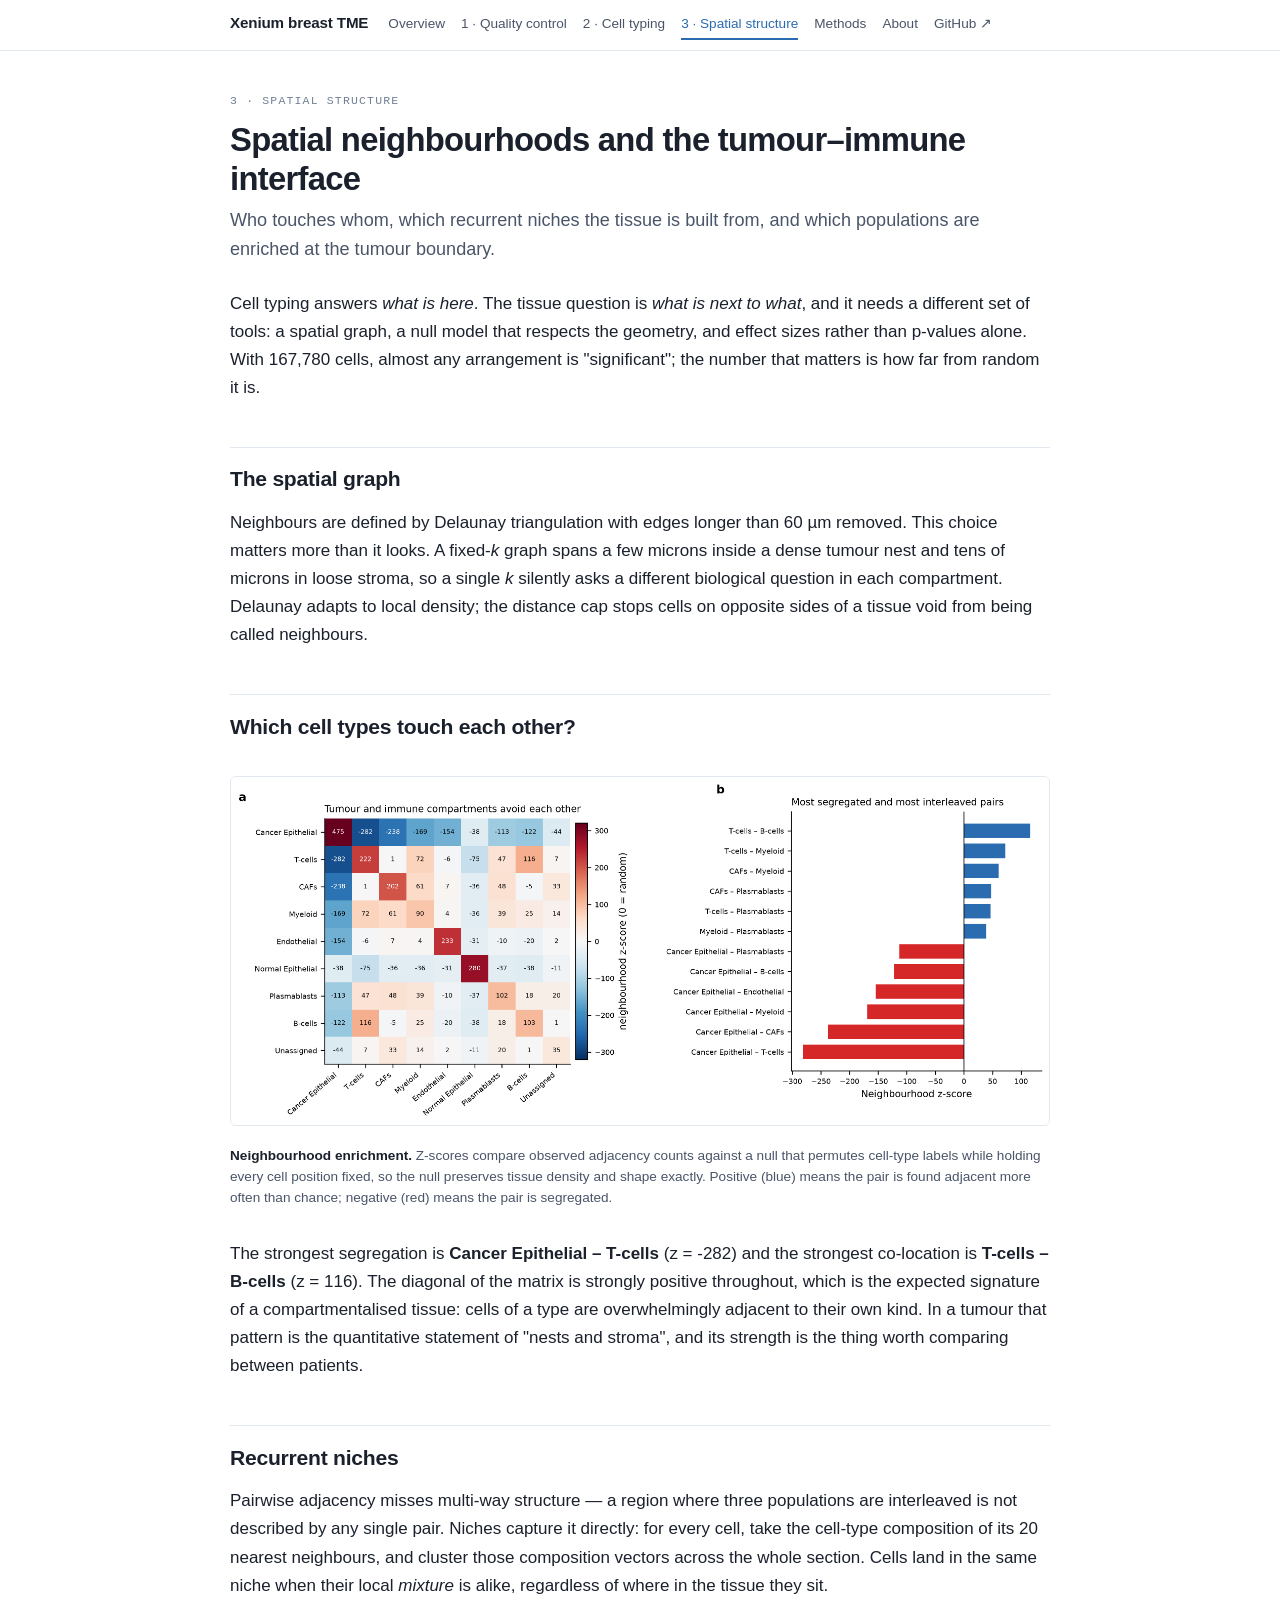
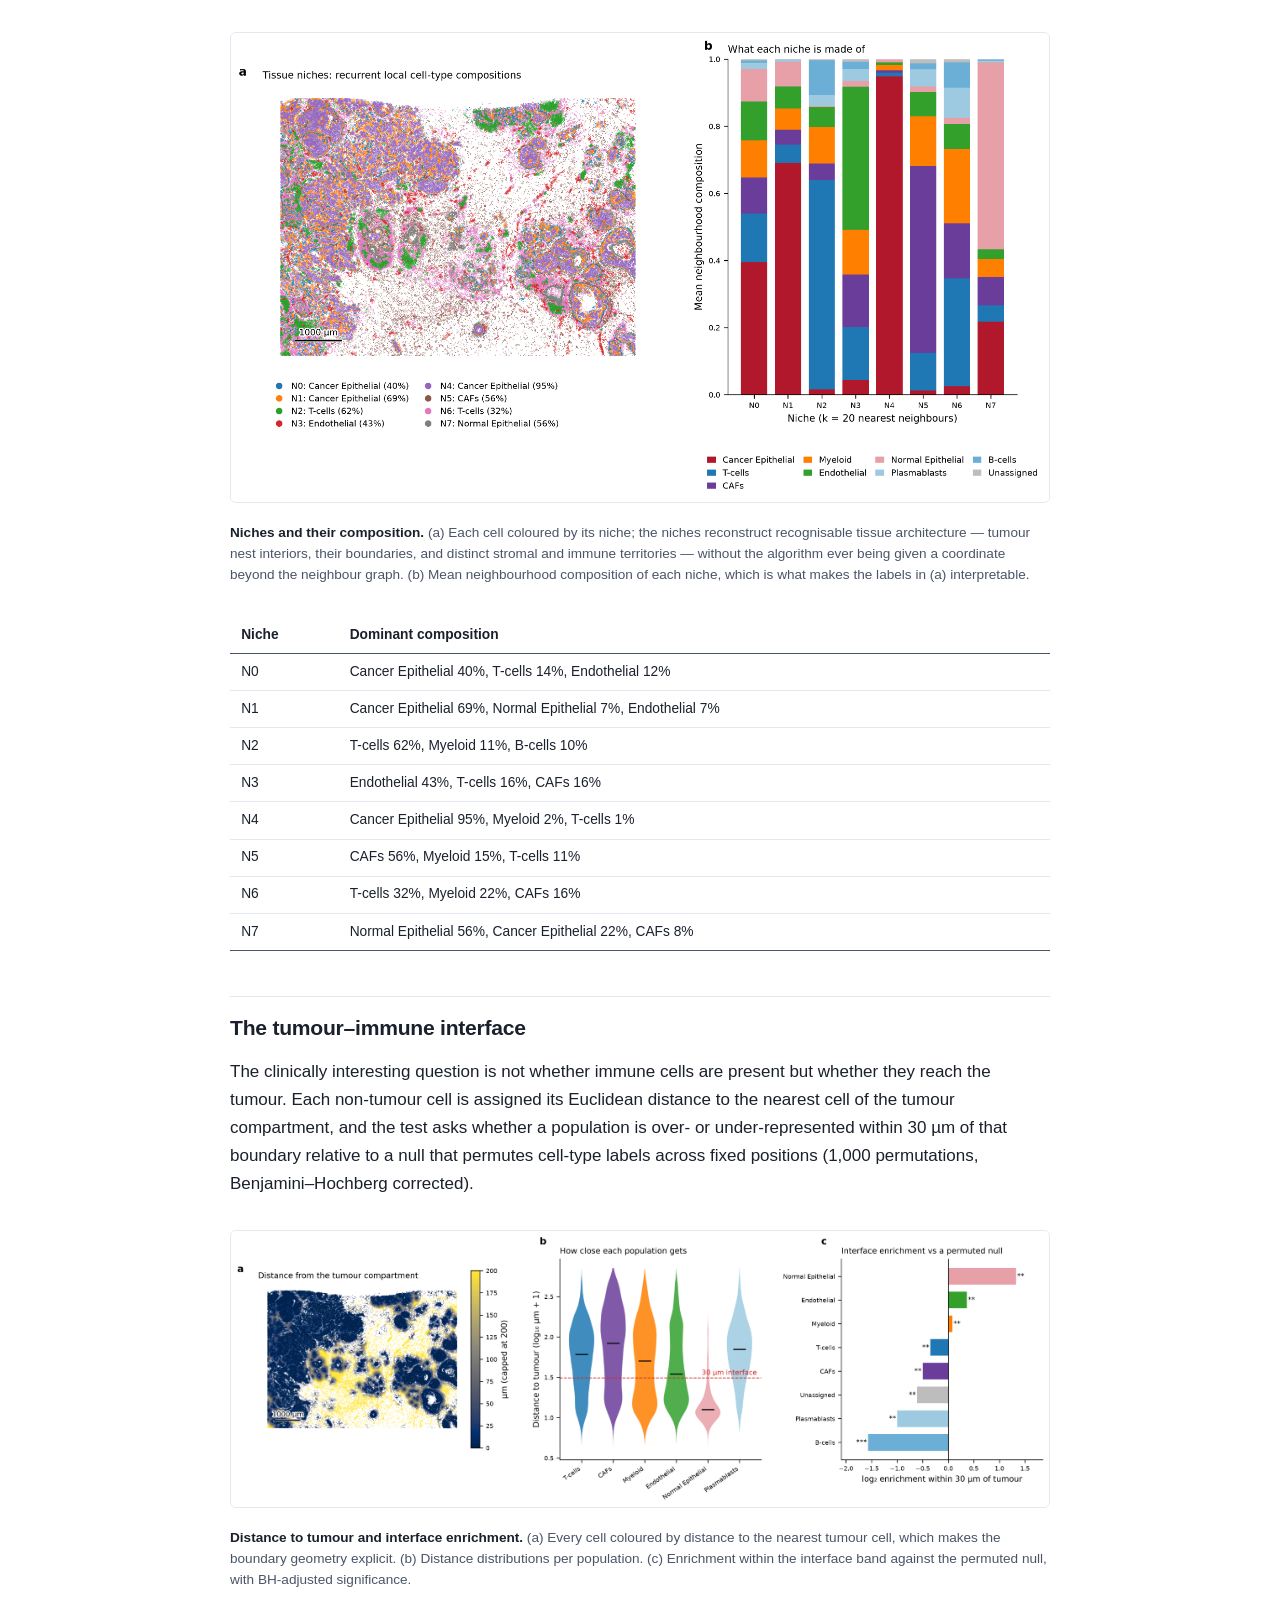
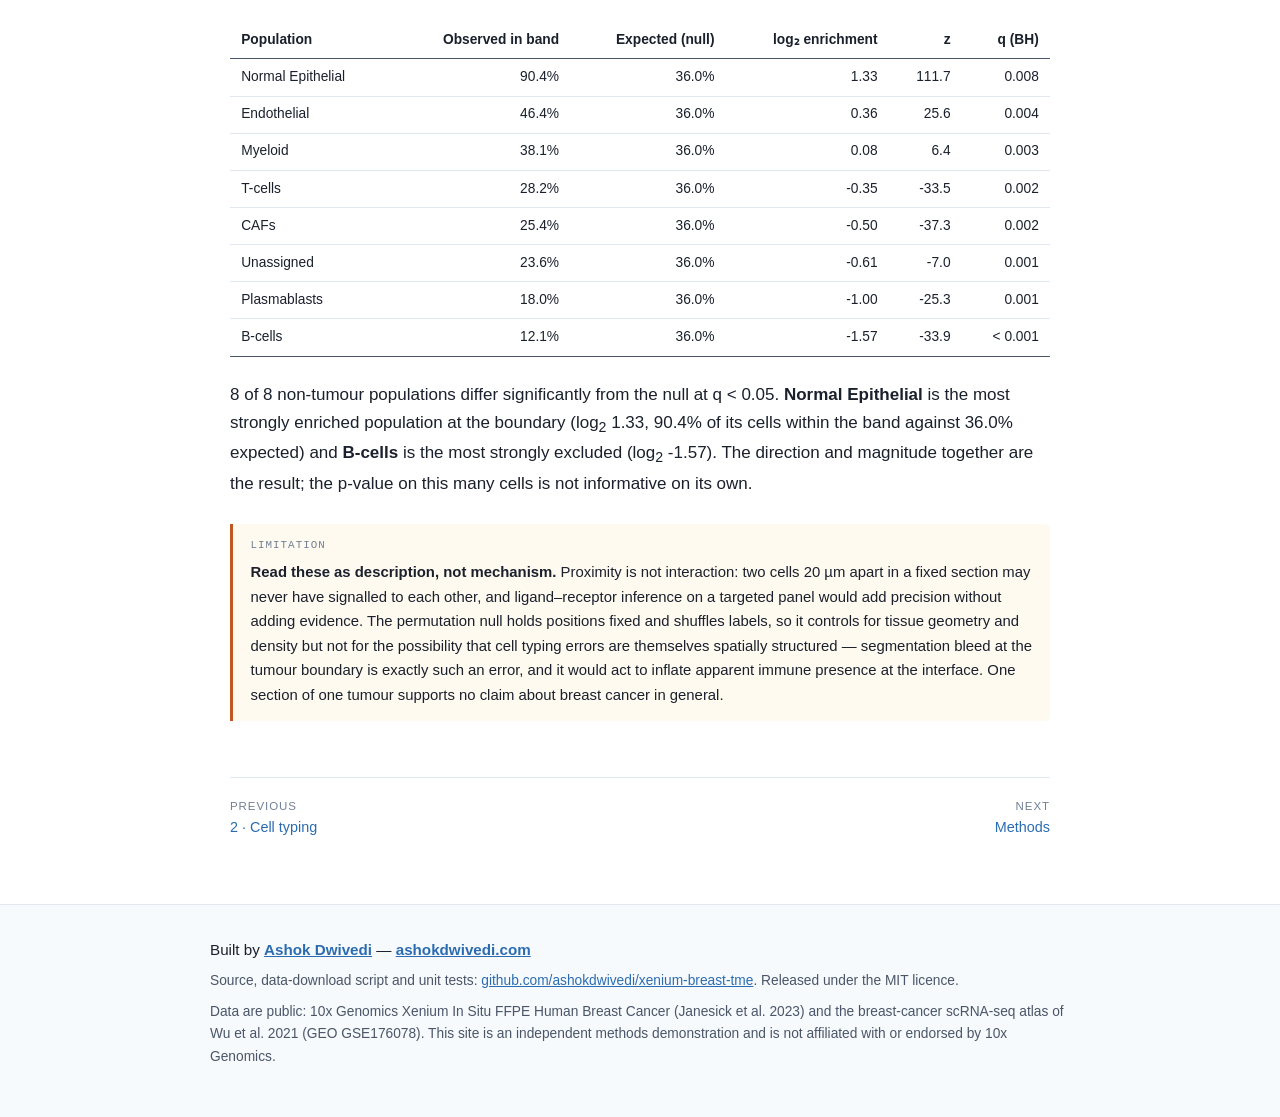
<file: docs/spatial.html>
<!DOCTYPE html>
<html lang="en">
<head>
<meta charset="utf-8">
<meta name="viewport" content="width=device-width, initial-scale=1">
<title>Spatial neighbourhoods and the tumour–immune interface — Xenium breast TME</title>
<meta name="description" content="Who touches whom, which recurrent niches the tissue is built from, and which populations are enriched at the tumour boundary.">
<meta name="author" content="Ashok Dwivedi">
<meta property="og:title" content="Spatial neighbourhoods and the tumour–immune interface">
<meta property="og:description" content="Who touches whom, which recurrent niches the tissue is built from, and which populations are enriched at the tumour boundary.">
<meta property="og:type" content="article">
<link rel="stylesheet" href="assets/style.css">
</head>
<body>
<header class="masthead">
  <div class="masthead-inner">
    <a class="masthead-title" href="index.html">Xenium breast TME</a>
    <nav class="site-nav">
        <a href="index.html">Overview</a>
        <a href="qc.html">1 · Quality control</a>
        <a href="celltypes.html">2 · Cell typing</a>
        <a href="spatial.html" class="current">3 · Spatial structure</a>
        <a href="methods.html">Methods</a>
        <a href="about.html">About</a>
        <a href="https://github.com/ashokdwivedi/xenium-breast-tme">GitHub ↗</a>
    </nav>
  </div>
</header>
<main>
<p class="kicker">3 · Spatial structure</p>
<h1>Spatial neighbourhoods and the tumour–immune interface</h1>
<p class="lede">Who touches whom, which recurrent niches the tissue is built from, and which populations are enriched at the tumour boundary.</p>

<p>Cell typing answers <em>what is here</em>. The tissue question is <em>what is next to what</em>,
and it needs a different set of tools: a spatial graph, a null model that respects the geometry,
and effect sizes rather than p-values alone. With 167,780 cells,
almost any arrangement is "significant"; the number that matters is how far from random it is.</p>

<h2>The spatial graph</h2>

<p>Neighbours are defined by Delaunay triangulation with edges longer than
60&nbsp;µm removed. This choice matters more than
it looks. A fixed-<i>k</i> graph spans a few microns inside a dense tumour nest and tens of
microns in loose stroma, so a single <i>k</i> silently asks a different biological question in
each compartment. Delaunay adapts to local density; the distance cap stops cells on opposite
sides of a tissue void from being called neighbours.</p>

<h2>Which cell types touch each other?</h2>

<figure>
<img src="assets/figures/fig07_neighborhood_enrichment.png" alt="Heatmap and ranked bar chart of cell-type neighbourhood enrichment z-scores" loading="lazy">
<figcaption><b>Neighbourhood enrichment.</b> Z-scores compare observed adjacency counts against a null that permutes cell-type labels while holding every cell position fixed, so the null preserves tissue density and shape exactly. Positive (blue) means the pair is found adjacent more often than chance; negative (red) means the pair is segregated.</figcaption>
</figure>

<p>The strongest segregation is <b>Cancer Epithelial – T-cells</b> (z&nbsp;=&nbsp;-282)
and the strongest co-location is <b>T-cells – B-cells</b> (z&nbsp;=&nbsp;116).
The diagonal of the matrix is strongly positive throughout, which is the expected signature of a
compartmentalised tissue: cells of a type are overwhelmingly adjacent to their own kind. In a
tumour that pattern is the quantitative statement of "nests and stroma", and its strength is the
thing worth comparing between patients.</p>

<h2>Recurrent niches</h2>

<p>Pairwise adjacency misses multi-way structure — a region where three populations are
interleaved is not described by any single pair. Niches capture it directly: for every cell,
take the cell-type composition of its 20 nearest neighbours,
and cluster those composition vectors across the whole section. Cells land in the same niche when
their local <em>mixture</em> is alike, regardless of where in the tissue they sit.</p>

<figure>
<img src="assets/figures/fig08_niches.png" alt="Tissue map of spatial niches beside a stacked composition bar chart" loading="lazy">
<figcaption><b>Niches and their composition.</b> (a) Each cell coloured by its niche; the niches reconstruct recognisable tissue architecture — tumour nest interiors, their boundaries, and distinct stromal and immune territories — without the algorithm ever being given a coordinate beyond the neighbour graph. (b) Mean neighbourhood composition of each niche, which is what makes the labels in (a) interpretable.</figcaption>
</figure>

<div class="table-wrap"><table><thead><tr><th>Niche</th><th>Dominant composition</th></tr></thead><tbody><tr><td>N0</td><td>Cancer Epithelial 40%, T-cells 14%, Endothelial 12%</td></tr><tr><td>N1</td><td>Cancer Epithelial 69%, Normal Epithelial 7%, Endothelial 7%</td></tr><tr><td>N2</td><td>T-cells 62%, Myeloid 11%, B-cells 10%</td></tr><tr><td>N3</td><td>Endothelial 43%, T-cells 16%, CAFs 16%</td></tr><tr><td>N4</td><td>Cancer Epithelial 95%, Myeloid 2%, T-cells 1%</td></tr><tr><td>N5</td><td>CAFs 56%, Myeloid 15%, T-cells 11%</td></tr><tr><td>N6</td><td>T-cells 32%, Myeloid 22%, CAFs 16%</td></tr><tr><td>N7</td><td>Normal Epithelial 56%, Cancer Epithelial 22%, CAFs 8%</td></tr></tbody></table></div>

<h2>The tumour–immune interface</h2>

<p>The clinically interesting question is not whether immune cells are present but whether they
reach the tumour. Each non-tumour cell is assigned its Euclidean distance to the nearest cell of
the tumour compartment, and the test asks whether a population is over- or under-represented
within 30&nbsp;µm of that boundary relative to
a null that permutes cell-type labels across fixed positions
(1,000 permutations, Benjamini–Hochberg corrected).</p>

<figure>
<img src="assets/figures/fig09_tumour_immune_interface.png" alt="Distance map, per-population distance distributions and interface enrichment bars" loading="lazy">
<figcaption><b>Distance to tumour and interface enrichment.</b> (a) Every cell coloured by distance to the nearest tumour cell, which makes the boundary geometry explicit. (b) Distance distributions per population. (c) Enrichment within the interface band against the permuted null, with BH-adjusted significance.</figcaption>
</figure>

<div class="table-wrap"><table><thead><tr><th>Population</th><th class="num">Observed in band</th><th class="num">Expected (null)</th><th class="num">log₂ enrichment</th><th class="num">z</th><th class="num">q (BH)</th></tr></thead><tbody><tr><td>Normal Epithelial</td><td class="num">90.4%</td><td class="num">36.0%</td><td class="num">1.33</td><td class="num">111.7</td><td class="num">0.008</td></tr><tr><td>Endothelial</td><td class="num">46.4%</td><td class="num">36.0%</td><td class="num">0.36</td><td class="num">25.6</td><td class="num">0.004</td></tr><tr><td>Myeloid</td><td class="num">38.1%</td><td class="num">36.0%</td><td class="num">0.08</td><td class="num">6.4</td><td class="num">0.003</td></tr><tr><td>T-cells</td><td class="num">28.2%</td><td class="num">36.0%</td><td class="num">-0.35</td><td class="num">-33.5</td><td class="num">0.002</td></tr><tr><td>CAFs</td><td class="num">25.4%</td><td class="num">36.0%</td><td class="num">-0.50</td><td class="num">-37.3</td><td class="num">0.002</td></tr><tr><td>Unassigned</td><td class="num">23.6%</td><td class="num">36.0%</td><td class="num">-0.61</td><td class="num">-7.0</td><td class="num">0.001</td></tr><tr><td>Plasmablasts</td><td class="num">18.0%</td><td class="num">36.0%</td><td class="num">-1.00</td><td class="num">-25.3</td><td class="num">0.001</td></tr><tr><td>B-cells</td><td class="num">12.1%</td><td class="num">36.0%</td><td class="num">-1.57</td><td class="num">-33.9</td><td class="num">&lt; 0.001</td></tr></tbody></table></div>

<p>8 of 8 non-tumour populations differ significantly from the null at
q&nbsp;&lt;&nbsp;0.05. <b>Normal Epithelial</b> is the most strongly enriched population at the boundary (log<sub>2</sub>&nbsp;1.33, 90.4% of its cells within the band against 36.0% expected) and <b>B-cells</b> is the most strongly excluded (log<sub>2</sub>&nbsp;-1.57). The direction and magnitude together are the result; the p-value on this many cells is not informative on its own.</p>

<div class="caveat"><span class="label">Limitation</span><p><b>Read these as description, not mechanism.</b> Proximity is not interaction: two
cells 20&nbsp;µm apart in a fixed section may never have signalled to each other, and
ligand–receptor inference on a targeted panel would add precision without adding evidence.
The permutation null holds positions fixed and shuffles labels, so it controls for tissue
geometry and density but not for the possibility that cell typing errors are themselves
spatially structured — segmentation bleed at the tumour boundary is exactly such an error,
and it would act to inflate apparent immune presence at the interface. One section of one tumour
supports no claim about breast cancer in general.</p></div>

<div class="pager"><a href="celltypes.html"><span class="dir">Previous</span>2 · Cell typing</a><a href="methods.html" style="text-align:right"><span class="dir">Next</span>Methods</a></div>
</main>
<footer class="site-footer">
  <div class="footer-inner">
    <p class="author-line">Built by <a href="https://ashokdwivedi.com">Ashok Dwivedi</a> —
       <a href="https://ashokdwivedi.com">ashokdwivedi.com</a></p>
    <p>Source, data-download script and unit tests:
       <a href="https://github.com/ashokdwivedi/xenium-breast-tme">github.com/ashokdwivedi/xenium-breast-tme</a>. Released under the MIT licence.</p>
    <p>Data are public: 10x Genomics Xenium In Situ FFPE Human Breast Cancer (Janesick et al. 2023)
       and the breast-cancer scRNA-seq atlas of Wu et al. 2021 (GEO GSE176078). This site is an
       independent methods demonstration and is not affiliated with or endorsed by 10x Genomics.</p>
  </div>
</footer>
</body>
</html>
</file>
<file: docs/assets/style.css>
:root {
  --ink: #1a202c;
  --ink-soft: #4a5568;
  --ink-faint: #718096;
  --rule: #e2e8f0;
  --bg: #ffffff;
  --bg-soft: #f7fafc;
  --accent: #2b6cb0;
  --accent-soft: #ebf4ff;
  --good: #2f855a;
  --warn: #c05621;
  --mono: ui-monospace, SFMono-Regular, "SF Mono", Menlo, Consolas, monospace;
  --sans: -apple-system, BlinkMacSystemFont, "Segoe UI", Inter, Helvetica, Arial, sans-serif;
  --maxw: 860px;
}

* { box-sizing: border-box; }

html { scroll-behavior: smooth; }

body {
  margin: 0;
  font-family: var(--sans);
  font-size: 17px;
  line-height: 1.65;
  color: var(--ink);
  background: var(--bg);
  -webkit-font-smoothing: antialiased;
}

/* ---------- masthead ---------- */
header.masthead {
  border-bottom: 1px solid var(--rule);
  background: var(--bg);
  position: sticky;
  top: 0;
  z-index: 10;
  backdrop-filter: saturate(180%) blur(8px);
  background: rgba(255, 255, 255, 0.92);
}
.masthead-inner {
  max-width: var(--maxw);
  margin: 0 auto;
  padding: 0.65rem 1.25rem;
  display: flex;
  align-items: baseline;
  gap: 1.25rem;
  flex-wrap: wrap;
}
.masthead-title {
  font-weight: 650;
  font-size: 0.95rem;
  letter-spacing: -0.01em;
  color: var(--ink);
  text-decoration: none;
  white-space: nowrap;
}
nav.site-nav { display: flex; gap: 1rem; flex-wrap: wrap; font-size: 0.85rem; }
nav.site-nav a { color: var(--ink-soft); text-decoration: none; padding-bottom: 2px; }
nav.site-nav a:hover { color: var(--accent); }
nav.site-nav a.current { color: var(--accent); border-bottom: 2px solid var(--accent); }

/* ---------- layout ---------- */
main { max-width: var(--maxw); margin: 0 auto; padding: 2.5rem 1.25rem 4rem; }

h1 {
  font-size: 2.05rem;
  line-height: 1.2;
  letter-spacing: -0.022em;
  margin: 0 0 0.5rem;
  font-weight: 680;
}
h2 {
  font-size: 1.32rem;
  letter-spacing: -0.012em;
  margin: 2.8rem 0 0.75rem;
  padding-top: 0.9rem;
  border-top: 1px solid var(--rule);
  font-weight: 650;
}
h3 { font-size: 1.04rem; margin: 1.9rem 0 0.5rem; font-weight: 640; }
h4 { font-size: 0.95rem; margin: 1.4rem 0 0.4rem; font-weight: 640; color: var(--ink-soft); }
p { margin: 0 0 1.05rem; }
a { color: var(--accent); }

.lede {
  font-size: 1.13rem;
  color: var(--ink-soft);
  line-height: 1.6;
  margin-bottom: 1.6rem;
}
.kicker {
  font-family: var(--mono);
  font-size: 0.72rem;
  letter-spacing: 0.1em;
  text-transform: uppercase;
  color: var(--ink-faint);
  margin-bottom: 0.6rem;
}

/* ---------- key-number strip ---------- */
.stats {
  display: grid;
  grid-template-columns: repeat(auto-fit, minmax(140px, 1fr));
  gap: 1px;
  background: var(--rule);
  border: 1px solid var(--rule);
  border-radius: 7px;
  overflow: hidden;
  margin: 1.8rem 0 2.2rem;
}
.stat { background: var(--bg); padding: 0.85rem 1rem; }
.stat .v { font-size: 1.3rem; font-weight: 660; letter-spacing: -0.02em; display: block; }
.stat .k { font-size: 0.73rem; color: var(--ink-faint); line-height: 1.35; display: block; margin-top: 0.15rem; }

/* ---------- figures ---------- */
figure {
  margin: 2rem 0;
  padding: 0;
}
figure img {
  width: 100%;
  height: auto;
  border: 1px solid var(--rule);
  border-radius: 6px;
  background: var(--bg);
}
figcaption {
  font-size: 0.85rem;
  color: var(--ink-soft);
  line-height: 1.55;
  margin-top: 0.6rem;
}
figcaption b { color: var(--ink); font-weight: 640; }

/* ---------- tables ---------- */
.table-wrap { overflow-x: auto; margin: 1.5rem 0; }
table {
  border-collapse: collapse;
  width: 100%;
  font-size: 0.86rem;
  font-variant-numeric: tabular-nums;
}
th, td { text-align: left; padding: 0.42rem 0.7rem; border-bottom: 1px solid var(--rule); }
thead th { border-bottom: 1.5px solid var(--ink-soft); font-weight: 640; white-space: nowrap; }
tbody tr:last-child td { border-bottom: 1px solid var(--ink-soft); }
td.num, th.num { text-align: right; }
.pass { color: var(--good); font-weight: 640; }
.fail { color: var(--warn); font-weight: 640; }

/* ---------- callouts ---------- */
.note, .caveat {
  border-left: 3px solid var(--accent);
  background: var(--accent-soft);
  padding: 0.85rem 1.1rem;
  border-radius: 0 5px 5px 0;
  margin: 1.6rem 0;
  font-size: 0.93rem;
}
.caveat { border-left-color: var(--warn); background: #fffaf0; }
.note p:last-child, .caveat p:last-child { margin-bottom: 0; }
.note .label, .caveat .label {
  font-family: var(--mono);
  font-size: 0.68rem;
  letter-spacing: 0.09em;
  text-transform: uppercase;
  color: var(--ink-faint);
  display: block;
  margin-bottom: 0.3rem;
}

/* ---------- code ---------- */
code {
  font-family: var(--mono);
  font-size: 0.86em;
  background: var(--bg-soft);
  padding: 0.1em 0.35em;
  border-radius: 3px;
}
pre {
  background: #1a202c;
  color: #e2e8f0;
  padding: 1rem 1.15rem;
  border-radius: 6px;
  overflow-x: auto;
  font-size: 0.83rem;
  line-height: 1.55;
}
pre code { background: none; padding: 0; color: inherit; font-size: inherit; }

/* ---------- lists ---------- */
ul, ol { padding-left: 1.3rem; margin: 0 0 1.05rem; }
li { margin-bottom: 0.4rem; }

/* ---------- next/prev ---------- */
.pager {
  display: flex;
  justify-content: space-between;
  gap: 1rem;
  margin-top: 3.5rem;
  padding-top: 1.2rem;
  border-top: 1px solid var(--rule);
  font-size: 0.9rem;
}
.pager a { text-decoration: none; }
.pager .dir { display: block; font-size: 0.72rem; color: var(--ink-faint); text-transform: uppercase; letter-spacing: 0.08em; }

/* ---------- cards ---------- */
.cards { display: grid; grid-template-columns: repeat(auto-fit, minmax(230px, 1fr)); gap: 1rem; margin: 1.8rem 0; }
.card {
  border: 1px solid var(--rule);
  border-radius: 7px;
  padding: 1rem 1.1rem;
  text-decoration: none;
  color: inherit;
  display: block;
  transition: border-color .15s ease, transform .15s ease;
}
.card:hover { border-color: var(--accent); transform: translateY(-1px); }
.card .n { font-family: var(--mono); font-size: 0.7rem; color: var(--ink-faint); letter-spacing: 0.08em; }
.card h3 { margin: 0.2rem 0 0.35rem; font-size: 1rem; }
.card p { font-size: 0.86rem; color: var(--ink-soft); margin: 0; }

/* ---------- footer ---------- */
footer.site-footer {
  border-top: 1px solid var(--rule);
  background: var(--bg-soft);
  padding: 2rem 1.25rem 2.5rem;
  font-size: 0.86rem;
  color: var(--ink-soft);
}
.footer-inner { max-width: var(--maxw); margin: 0 auto; }
.footer-inner p { margin: 0 0 0.5rem; }
.author-line { font-size: 0.95rem; color: var(--ink); }
.author-line a { font-weight: 620; }

@media (max-width: 620px) {
  body { font-size: 16px; }
  h1 { font-size: 1.65rem; }
  main { padding-top: 1.8rem; }
}
</file>
